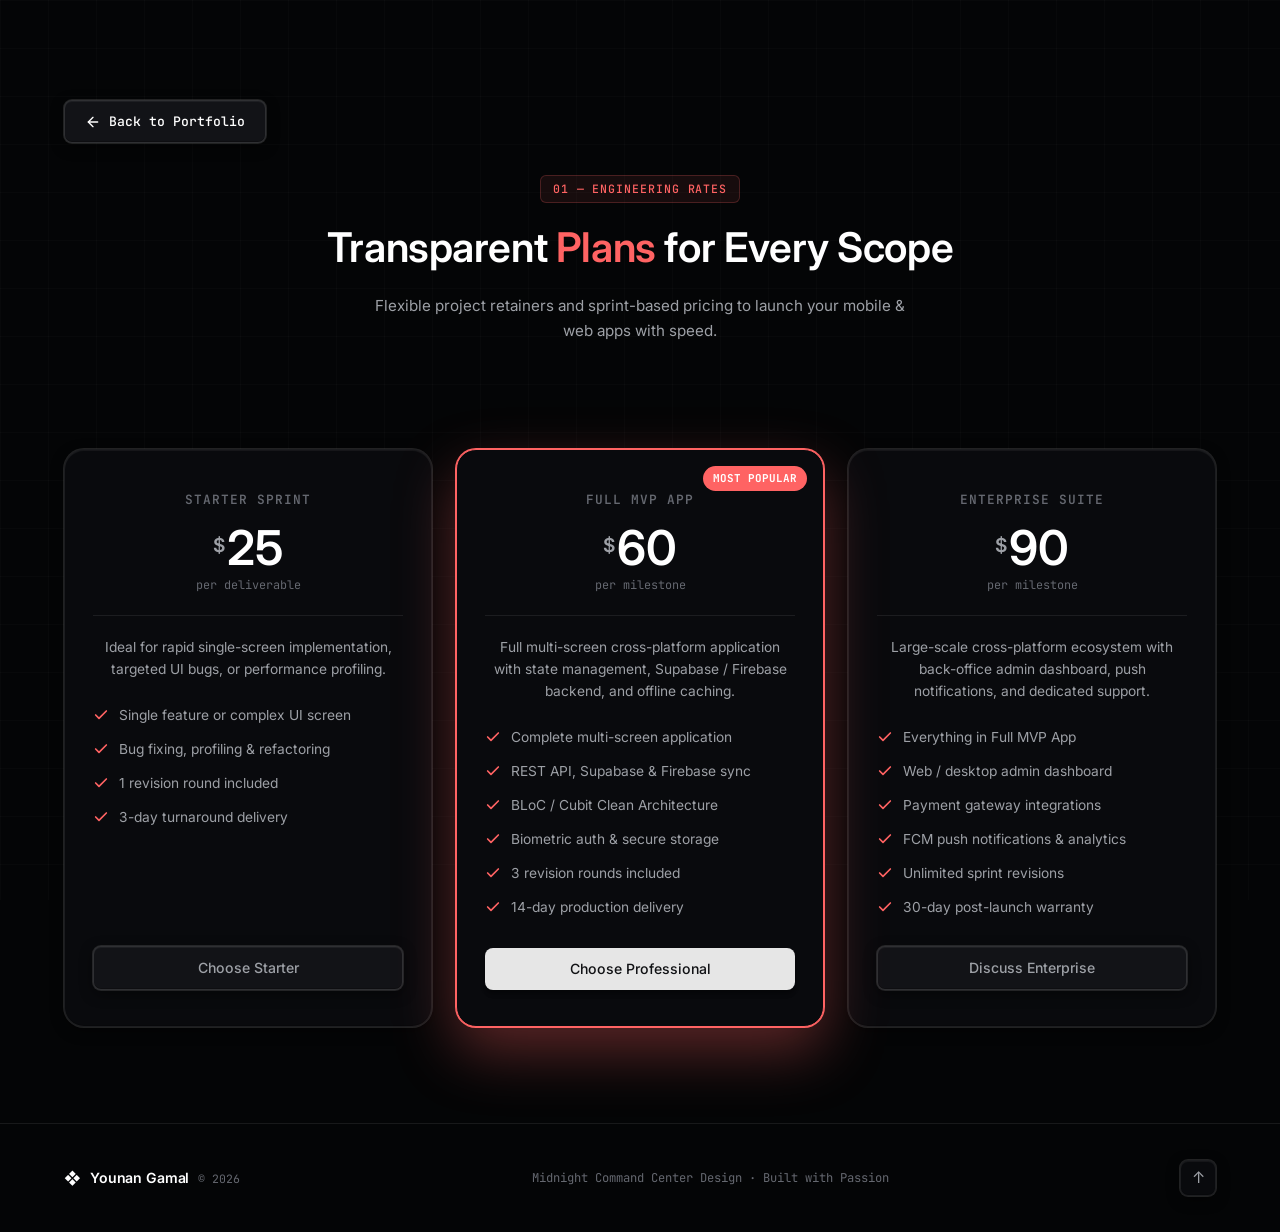
<file: pricing.html>
<!DOCTYPE html>
<html lang="en" data-theme="dark">

<head>
    <meta charset="UTF-8" />
    <link rel="icon" type="image/svg+xml" href="assets/logo.svg">
    <link rel="alternate icon" type="image/jpeg" href="assets/YG.jpg">
    <meta name="viewport" content="width=device-width, initial-scale=1.0" />
    <meta name="description" content="Younan Gamal - Flexible Pricing Plans for Flutter &amp; Front-End Development." />
    <title>Pricing Plans &mdash; Younan Gamal</title>
    
    <!-- Google Fonts: Inter & JetBrains Mono -->
    <link rel="preconnect" href="https://fonts.googleapis.com">
    <link rel="preconnect" href="https://fonts.gstatic.com" crossorigin>
    <link href="https://fonts.googleapis.com/css2?family=Inter:wght@300;400;500;600;700&family=JetBrains+Mono:wght@400;500;600&display=swap" rel="stylesheet">
    
    <link rel="stylesheet" href="style.css" />
    <style>
        .pricing-hero {
            padding-top: 100px;
            padding-bottom: 50px;
            text-align: center;
        }

        .back-home-wrap {
            display: flex;
            justify-content: flex-start;
            margin-bottom: 32px;
        }

        .back-home {
            display: inline-flex;
            align-items: center;
            gap: 8px;
            font-family: var(--font-mono);
            font-size: 0.82rem;
            color: var(--color-ash);
            transition: all 0.2s cubic-bezier(0.16, 1, 0.3, 1);
        }

        .back-home:hover {
            color: var(--color-pure-white);
            transform: translateX(-4px);
        }
    </style>
</head>

<body>

    <header class="pricing-hero" id="top">
        <div class="container">
            <div class="back-home-wrap">
                <a href="index.html" class="btn btn-outline back-home">
                    <svg viewBox="0 0 24 24" fill="none" width="16" height="16" stroke="currentColor" stroke-width="2"
                        stroke-linecap="round" stroke-linejoin="round">
                        <line x1="19" y1="12" x2="5" y2="12"></line>
                        <polyline points="12 19 5 12 12 5"></polyline>
                    </svg>
                    Back to Portfolio
                </a>
            </div>
            <div class="section-header">
                <span class="section-tag">01 &mdash; Engineering Rates</span>
                <h1 class="section-title">Transparent <span class="highlight">Plans</span> for Every Scope</h1>
                <p class="section-sub">Flexible project retainers and sprint-based pricing to launch your mobile &amp; web apps with speed.</p>
            </div>
        </div>
    </header>

    <!-- ========== PRICING SECTION ========== -->
    <section class="section" style="padding-top: 0; border-top: none;">
        <div class="container">
            <div class="pricing-grid">
                <!-- Cards injected here via pricing.js -->
            </div>
        </div>
    </section>

    <!-- ========== FOOTER ========== -->
    <footer class="footer">
        <div class="container">
            <div class="footer-inner">
                <a href="index.html#home" class="nav-logo">
                    <span class="logo-diamond">❖</span>
                    <span class="logo-title">Younan Gamal</span>
                    <span class="logo-sub">&copy; 2026</span>
                </a>
                <p class="footer-copy">Midnight Command Center Design &middot; Built with Passion</p>
                <a href="#top" class="back-to-top" aria-label="Back to top">↑</a>
            </div>
        </div>
    </footer>

    <script src="pricing.js"></script>
</body>

</html>
</file>
<file: style.css>
/* ============================================================
   YOUNAN GAMAL — PORTFOLIO DESIGN SYSTEM
   Theme: Raycast Midnight Command Center (Dark) & Ultra-Clean Luxury (Light)
   100% Fully Responsive Design & Modern Fluid Motion
   ============================================================ */

@import url('https://fonts.googleapis.com/css2?family=Inter:wght@300;400;500;600;700&family=JetBrains+Mono:wght@400;500;600&display=swap');

:root {
    /* ── Color Primitives ── */
    --color-pure-white: #ffffff;
    --color-void-black: #040506;
    --color-coral-pulse: #ff6363;
    --color-electric-sky: #63a1ff;
    --color-cobalt-edge: #143ca3;
    --color-success-green: #34d399;

    /* ── Semantic System Variables (Default: Dark Command Center) ── */
    --bg-canvas: #040506;
    --bg-surface: #07080a;
    --bg-card: #090a0d;
    --bg-card-hover: #0f1015;
    --bg-recessed: #121317;
    --bg-badge: #1a1b20;
    --bg-glass-nav: rgba(7, 8, 10, 0.78);
    --bg-glass-modal: rgba(4, 5, 6, 0.85);
    --bg-modal: #0b0c10;
    
    --border-hairline: rgba(255, 255, 255, 0.08);
    --border-subtle: rgba(255, 255, 255, 0.14);
    --border-hover: rgba(255, 255, 255, 0.28);
    --border-highlight: rgba(255, 99, 99, 0.4);

    --text-primary: #ffffff;
    --text-secondary: #9da0a6;
    --text-muted: #656870;
    --text-inverse: #040506;

    --accent-coral: #ff6363;
    --accent-coral-glow: rgba(255, 99, 99, 0.35);
    --accent-coral-bg: rgba(255, 99, 99, 0.08);
    --accent-coral-border: rgba(255, 99, 99, 0.22);

    --btn-primary-bg: #e6e6e6;
    --btn-primary-text: #111215;
    --btn-primary-hover: #ffffff;

    --btn-secondary-bg: #121317;
    --btn-secondary-text: #9da0a6;
    --btn-secondary-border: rgba(255, 255, 255, 0.12);
    --btn-secondary-hover-bg: #1a1b20;
    --btn-secondary-hover-text: #ffffff;

    --hero-glow-blue: radial-gradient(ellipse at center, rgba(4, 63, 150, 0.45) 0%, rgba(6, 18, 37, 0.15) 50%, transparent 75%);
    --hero-glow-coral: radial-gradient(circle, rgba(255, 99, 99, 0.18) 0%, rgba(69, 35, 36, 0.1) 45%, transparent 70%);

    --shadow-key: rgba(255, 255, 255, 0.05) 0px 1px 0px 0px inset,
                  rgba(255, 255, 255, 0.12) 0px 0px 0px 1px,
                  rgba(0, 0, 0, 0.45) 0px 4px 14px 0px,
                  rgba(0, 0, 0, 0.25) 0px -1px 0px 0px inset;

    --shadow-key-hover: rgba(255, 255, 255, 0.09) 0px 1px 0px 0px inset,
                        rgba(255, 255, 255, 0.24) 0px 0px 0px 1px,
                        rgba(0, 0, 0, 0.65) 0px 10px 28px 0px,
                        rgba(0, 0, 0, 0.25) 0px -1px 0px 0px inset;

    --shadow-btn-lift: rgba(0, 0, 0, 0.04) 0px 7px 3px 0px,
                       rgba(0, 0, 0, 0.3) 0px 4px 4px 0px;

    --shadow-dropdown: 0 24px 60px rgba(0, 0, 0, 0.85), 0 0 0 1px rgba(255, 255, 255, 0.1);
    --grid-line-color: rgba(255, 255, 255, 0.02);

    /* ── Typography & Radii ── */
    --font-inter: 'Inter', system-ui, -apple-system, BlinkMacSystemFont, "Segoe UI", Roboto, sans-serif;
    --font-mono: 'JetBrains Mono', 'GeistMono', ui-monospace, SFMono-Regular, Menlo, Monaco, Consolas, monospace;

    --radius-btn: 8px;
    --radius-input: 8px;
    --radius-badge: 6px;
    --radius-card: 16px;
    --radius-largecard: 20px;
    --radius-pill: 9999px;
    --radius-circle: 99999px;

    --page-max-width: 1200px;
}

/* ============================================================
   PREMIUM LIGHT THEME (Apple / Vercel Modern Aesthetic)
   ============================================================ */
[data-theme="light"] {
    --bg-canvas: #f8fafc;
    --bg-surface: #f1f5f9;
    --bg-card: #ffffff;
    --bg-card-hover: #ffffff;
    --bg-recessed: #f1f4f9;
    --bg-badge: #e2e8f0;
    --bg-glass-nav: rgba(255, 255, 255, 0.88);
    --bg-glass-modal: rgba(15, 23, 42, 0.45);
    --bg-modal: #ffffff;

    --border-hairline: rgba(0, 0, 0, 0.08);
    --border-subtle: rgba(0, 0, 0, 0.12);
    --border-hover: rgba(0, 0, 0, 0.24);
    --border-highlight: rgba(225, 29, 72, 0.4);

    --text-primary: #0f172a;
    --text-secondary: #475569;
    --text-muted: #64748b;
    --text-inverse: #ffffff;

    --accent-coral: #e11d48;
    --accent-coral-glow: rgba(225, 29, 72, 0.25);
    --accent-coral-bg: rgba(225, 29, 72, 0.08);
    --accent-coral-border: rgba(225, 29, 72, 0.22);

    --btn-primary-bg: #0f172a;
    --btn-primary-text: #ffffff;
    --btn-primary-hover: #1e293b;

    --btn-secondary-bg: #ffffff;
    --btn-secondary-text: #334155;
    --btn-secondary-border: rgba(0, 0, 0, 0.12);
    --btn-secondary-hover-bg: #f8fafc;
    --btn-secondary-hover-text: #0f172a;

    --hero-glow-blue: radial-gradient(ellipse at center, rgba(56, 189, 248, 0.16) 0%, rgba(224, 242, 254, 0.12) 50%, transparent 75%);
    --hero-glow-coral: radial-gradient(circle, rgba(244, 63, 94, 0.12) 0%, rgba(255, 228, 230, 0.1) 45%, transparent 70%);

    --shadow-key: 0 1px 3px rgba(0, 0, 0, 0.04),
                  0 4px 14px rgba(0, 0, 0, 0.04),
                  0 0 0 1px rgba(0, 0, 0, 0.07),
                  inset 0 1px 0 rgba(255, 255, 255, 0.9);

    --shadow-key-hover: 0 6px 14px rgba(0, 0, 0, 0.06),
                        0 16px 36px rgba(0, 0, 0, 0.08),
                        0 0 0 1px rgba(0, 0, 0, 0.14),
                        inset 0 1px 0 rgba(255, 255, 255, 1);

    --shadow-btn-lift: 0 4px 14px rgba(15, 23, 42, 0.15),
                       0 1px 2px rgba(15, 23, 42, 0.1);

    --shadow-dropdown: 0 20px 48px rgba(15, 23, 42, 0.14), 0 0 0 1px rgba(0, 0, 0, 0.08);
    --grid-line-color: rgba(0, 0, 0, 0.03);
}

/* ============================================================
   RESET & FOUNDATIONS
   ============================================================ */
*, *::before, *::after {
    box-sizing: border-box;
    margin: 0;
    padding: 0;
}

html {
    scroll-behavior: smooth;
    font-size: 16px;
    background-color: var(--bg-canvas);
    color: var(--text-primary);
    overflow-x: hidden;
    width: 100%;
}

body {
    font-family: var(--font-inter);
    background-color: var(--bg-canvas);
    color: var(--text-primary);
    line-height: 1.6;
    overflow-x: hidden;
    width: 100%;
    position: relative;
    -webkit-font-smoothing: antialiased;
    -moz-osx-font-smoothing: grayscale;
    transition: background-color 0.3s ease, color 0.3s ease;
}

/* Subtle Technical Hairline Background Grid */
body::before {
    content: '';
    position: fixed;
    inset: 0;
    background-image:
        linear-gradient(var(--grid-line-color) 1px, transparent 1px),
        linear-gradient(90deg, var(--grid-line-color) 1px, transparent 1px);
    background-size: 48px 48px;
    pointer-events: none;
    z-index: 0;
    transition: background-image 0.3s ease;
}

a {
    color: inherit;
    text-decoration: none;
    transition: color 0.2s ease, opacity 0.2s ease;
}

ul {
    list-style: none;
}

img {
    max-width: 100%;
    height: auto;
    display: block;
}

button {
    cursor: pointer;
    border: none;
    background: none;
    font-family: inherit;
    color: inherit;
}

.container {
    width: 100%;
    max-width: var(--page-max-width);
    margin: 0 auto;
    padding: 0 24px;
    position: relative;
    z-index: 1;
}

/* ============================================================
   GLASS NAVIGATION BAR (Raycast Floating Pill)
   ============================================================ */
.navbar {
    position: fixed;
    top: 16px;
    left: 0;
    right: 0;
    z-index: 1000;
    display: flex;
    justify-content: center;
    padding: 0 16px;
    pointer-events: none;
}

.nav-container {
    pointer-events: auto;
    width: 100%;
    max-width: 1080px;
    height: 52px;
    padding: 0 16px 0 20px;
    display: flex;
    align-items: center;
    justify-content: space-between;
    gap: 16px;
    background: var(--bg-glass-nav);
    backdrop-filter: blur(28px) saturate(190%);
    -webkit-backdrop-filter: blur(28px) saturate(190%);
    border: 1px solid var(--border-hairline);
    border-radius: var(--radius-pill);
    box-shadow: 0 12px 36px rgba(0, 0, 0, 0.15),
                inset 0 1px 0 rgba(255, 255, 255, 0.1);
    transition: all 0.3s cubic-bezier(0.16, 1, 0.3, 1);
}

.navbar.scrolled .nav-container {
    border-color: var(--border-subtle);
    box-shadow: 0 16px 44px rgba(0, 0, 0, 0.25),
                inset 0 1px 0 rgba(255, 255, 255, 0.12);
}

/* Brand Logo: Clean, Iconic <YG/> Code Signature */
.nav-logo {
    display: inline-flex;
    align-items: center;
    gap: 9px;
    text-decoration: none;
    line-height: 1;
    transition: transform 0.25s cubic-bezier(0.16, 1, 0.3, 1);
}

.nav-logo-code {
    font-family: var(--font-mono);
    font-size: 1.15rem;
    font-weight: 800;
    letter-spacing: -0.02em;
    display: inline-flex;
    align-items: center;
    gap: 1px;
    user-select: none;
}

.nav-logo-code .bracket,
.nav-logo-code .slash {
    color: var(--accent-coral);
    font-weight: 700;
    transition: all 0.25s ease;
}

.nav-logo-code .letters {
    color: var(--text-primary);
    font-weight: 900;
    letter-spacing: -0.04em;
    margin: 0 1px;
}

.logo-title {
    font-weight: 600;
    font-size: 0.88rem;
    color: var(--text-primary);
    white-space: nowrap;
    letter-spacing: -0.01em;
}

.nav-logo:hover {
    transform: translateY(-1px);
}

.nav-logo:hover .nav-logo-code .bracket,
.nav-logo:hover .nav-logo-code .slash {
    color: #ff6b4a;
    filter: drop-shadow(0 0 8px var(--accent-coral-glow));
}

.logo-sub {
    font-family: var(--font-mono);
    font-size: 0.72rem;
    color: var(--text-muted);
    font-weight: 400;
}

/* Nav Links - Ghost */
.nav-links {
    display: flex;
    align-items: center;
    gap: 2px;
}

/* Hide mobile-only drawer header/footer & elements on desktop */
.nav-drawer-header,
.nav-drawer-footer,
.nl-num,
.nl-icon,
.nl-arrow {
    display: none;
}

.nav-link {
    font-size: 0.82rem;
    font-weight: 500;
    color: var(--text-secondary);
    padding: 6px 14px;
    border-radius: var(--radius-pill);
    transition: all 0.2s cubic-bezier(0.16, 1, 0.3, 1);
    display: inline-flex;
    align-items: center;
    justify-content: center;
}

.nav-link:hover {
    color: var(--text-primary);
    background: rgba(125, 125, 125, 0.08);
}

.nav-link.active {
    color: var(--text-primary);
    background: var(--bg-card);
    box-shadow: 0 2px 8px rgba(0, 0, 0, 0.1), 0 0 0 1px var(--border-subtle);
    font-weight: 600;
}

/* Nav Action Buttons */
.nav-actions {
    display: flex;
    align-items: center;
    gap: 10px;
}

/* Raycast Command Menu Nav Trigger */
.nav-cmd-btn {
    display: inline-flex;
    align-items: center;
    gap: 7px;
    padding: 6px 11px;
    background: var(--bg-recessed);
    border: 1px solid var(--border-hairline);
    border-radius: var(--radius-btn);
    font-size: 0.78rem;
    color: var(--text-secondary);
    transition: all 0.2s cubic-bezier(0.16, 1, 0.3, 1);
}

.nav-cmd-btn:hover {
    color: var(--text-primary);
    border-color: var(--border-hover);
    background: var(--bg-badge);
    transform: translateY(-1px);
}

.cmd-icon {
    font-size: 0.85rem;
    color: var(--accent-coral);
}

.cmd-kbd {
    font-family: var(--font-mono);
    font-size: 0.68rem;
    padding: 2px 5px;
    background: var(--bg-card);
    border: 1px solid var(--border-subtle);
    border-radius: 4px;
    color: var(--text-primary);
    box-shadow: 0 1px 0 rgba(0, 0, 0, 0.15);
}

/* CTA Download/Contact in Mist */
.btn-mist {
    display: inline-flex;
    align-items: center;
    gap: 6px;
    background: var(--btn-primary-bg);
    color: var(--btn-primary-text);
    font-size: 0.82rem;
    font-weight: 600;
    padding: 7px 15px;
    border-radius: var(--radius-btn);
    box-shadow: var(--shadow-btn-lift);
    transition: all 0.2s cubic-bezier(0.16, 1, 0.3, 1);
}

.btn-mist:hover {
    background: var(--btn-primary-hover);
    color: var(--btn-primary-text);
    transform: translateY(-1px);
}

.btn-mist:active {
    transform: translateY(1px);
}

/* Theme Toggle Button */
.theme-toggle {
    width: 34px;
    height: 34px;
    display: flex;
    align-items: center;
    justify-content: center;
    border-radius: var(--radius-btn);
    background: var(--bg-recessed);
    border: 1px solid var(--border-hairline);
    color: var(--text-primary);
    font-size: 0.95rem;
    transition: all 0.25s cubic-bezier(0.16, 1, 0.3, 1);
}

.theme-toggle:hover {
    border-color: var(--border-hover);
    background: var(--bg-badge);
    transform: rotate(20deg) scale(1.05);
}

/* Mobile Hamburger */
.hamburger {
    display: none;
    flex-direction: column;
    justify-content: center;
    align-items: center;
    gap: 5px;
    width: 38px;
    height: 38px;
    padding: 8px 7px;
    border-radius: var(--radius-btn);
    background: var(--bg-surface);
    border: 1px solid var(--border-hairline);
    cursor: pointer;
    flex-shrink: 0;
    transition: all 0.25s cubic-bezier(0.16, 1, 0.3, 1);
}

.hamburger:hover,
.hamburger:focus-visible {
    border-color: var(--accent-coral);
    background: var(--bg-badge);
    transform: scale(1.04);
}

.hamburger span {
    display: block;
    width: 20px;
    height: 2px;
    background: var(--text-primary);
    border-radius: 2px;
    transition: all 0.3s cubic-bezier(0.16, 1, 0.3, 1);
    pointer-events: none;
}

.hamburger.open span:nth-child(1) {
    transform: translateY(7px) rotate(45deg);
}
.hamburger.open span:nth-child(2) {
    opacity: 0;
}
.hamburger.open span:nth-child(3) {
    transform: translateY(-7px) rotate(-45deg);
}

/* ============================================================
   HERO SECTION
   ============================================================ */
.hero {
    min-height: 100vh;
    display: flex;
    flex-direction: column;
    justify-content: center;
    position: relative;
    padding: 130px 0 60px;
    overflow: hidden;
    background: var(--bg-canvas);
}

.hero-atmosphere {
    position: absolute;
    inset: 0;
    pointer-events: none;
    overflow: hidden;
    z-index: 0;
}

.hero-glow-blue {
    position: absolute;
    top: 5%;
    left: 45%;
    transform: translateX(-50%);
    width: 800px;
    height: 600px;
    background: var(--hero-glow-blue);
    filter: blur(50px);
    animation: driftAtmosphere 12s ease-in-out infinite alternate;
}

.hero-glow-coral {
    position: absolute;
    top: 15%;
    right: 8%;
    width: 480px;
    height: 480px;
    background: var(--hero-glow-coral);
    filter: blur(65px);
    animation: pulseCoralAurora 8s ease-in-out infinite alternate;
}

.hero-glow-coral-diagonal {
    position: absolute;
    top: 25%;
    left: 10%;
    width: 320px;
    height: 600px;
    background: linear-gradient(135deg, var(--accent-coral-glow) 0%, transparent 80%);
    filter: blur(80px);
    transform: rotate(-25deg);
}

.hero-container {
    width: 100%;
    max-width: var(--page-max-width);
    margin: 0 auto;
    padding: 0 24px;
    display: grid;
    grid-template-columns: 1.15fr 0.85fr;
    gap: 48px;
    align-items: center;
    position: relative;
    z-index: 1;
}

/* Status Eyebrow Badge */
.hero-badge {
    display: inline-flex;
    align-items: center;
    gap: 8px;
    padding: 6px 14px;
    background: var(--bg-badge);
    border: 1px solid var(--border-subtle);
    border-radius: var(--radius-pill);
    font-size: 0.76rem;
    font-weight: 500;
    color: var(--text-primary);
    margin-bottom: 24px;
    box-shadow: var(--shadow-key);
    animation: fadeInDown 0.6s cubic-bezier(0.16, 1, 0.3, 1) both;
}

.badge-dot {
    width: 7px;
    height: 7px;
    background: var(--accent-coral);
    border-radius: 50%;
    box-shadow: 0 0 10px var(--accent-coral);
    animation: pulseDot 2s infinite;
}

/* Whisper-Weight Large Hero Title */
.hero-title {
    font-family: var(--font-inter);
    font-size: clamp(2.3rem, 4.6vw, 3.5rem);
    font-weight: 400;
    letter-spacing: 0.012em;
    line-height: 1.15;
    color: var(--text-primary);
    margin-bottom: 18px;
    animation: fadeInUp 0.7s cubic-bezier(0.16, 1, 0.3, 1) 0.1s both;
}

.hero-title .name-highlight {
    font-weight: 600;
    color: var(--text-primary);
    position: relative;
    display: inline-block;
}

.hero-title .name-highlight::after {
    content: '';
    position: absolute;
    bottom: 2px;
    left: 0;
    right: 0;
    height: 2px;
    background: linear-gradient(90deg, var(--accent-coral), transparent);
}

/* Dynamic Subtitle Wrap */
.hero-subtitle-wrap {
    display: flex;
    align-items: center;
    gap: 6px;
    font-family: var(--font-inter);
    font-size: clamp(1rem, 1.8vw, 1.25rem);
    font-weight: 400;
    color: var(--text-secondary);
    margin-bottom: 20px;
    animation: fadeInUp 0.7s cubic-bezier(0.16, 1, 0.3, 1) 0.2s both;
}

.hero-typed {
    color: var(--text-primary);
    font-weight: 600;
}

.cursor-blink {
    color: var(--accent-coral);
    font-weight: 300;
    animation: blinkCursor 0.9s step-end infinite;
}

.hero-description {
    font-size: 1rem;
    color: var(--text-secondary);
    max-width: 520px;
    margin-bottom: 32px;
    line-height: 1.75;
    animation: fadeInUp 0.7s cubic-bezier(0.16, 1, 0.3, 1) 0.3s both;
}

/* Hero CTA Button Group */
.hero-cta {
    display: flex;
    align-items: center;
    gap: 12px;
    flex-wrap: wrap;
    margin-bottom: 32px;
    animation: fadeInUp 0.7s cubic-bezier(0.16, 1, 0.3, 1) 0.4s both;
}

.btn {
    display: inline-flex;
    align-items: center;
    justify-content: center;
    gap: 8px;
    padding: 10px 20px;
    border-radius: var(--radius-btn);
    font-size: 0.88rem;
    font-weight: 500;
    transition: all 0.2s cubic-bezier(0.16, 1, 0.3, 1);
    position: relative;
    user-select: none;
}

.btn-primary {
    background: var(--btn-primary-bg);
    color: var(--btn-primary-text);
    box-shadow: var(--shadow-btn-lift);
}

.btn-primary:hover {
    background: var(--btn-primary-hover);
    color: var(--btn-primary-text);
    transform: translateY(-2px);
}

.btn-primary:active {
    transform: translateY(1px);
}

.btn-outline {
    background: var(--btn-secondary-bg);
    color: var(--btn-secondary-text);
    border: 1px solid var(--btn-secondary-border);
    box-shadow: var(--shadow-key);
}

.btn-outline:hover {
    color: var(--btn-secondary-hover-text);
    border-color: var(--border-hover);
    background: var(--btn-secondary-hover-bg);
    transform: translateY(-2px);
}

.btn-outline:active {
    transform: translateY(1px);
}

/* Social Icon Row */
.hero-socials {
    display: flex;
    align-items: center;
    gap: 8px;
    animation: fadeInUp 0.7s cubic-bezier(0.16, 1, 0.3, 1) 0.5s both;
}

.social-link {
    width: 38px;
    height: 38px;
    display: flex;
    align-items: center;
    justify-content: center;
    border-radius: var(--radius-btn);
    background: var(--bg-recessed);
    border: 1px solid var(--border-hairline);
    color: var(--text-secondary);
    box-shadow: var(--shadow-key);
    transition: all 0.25s cubic-bezier(0.16, 1, 0.3, 1);
}

.social-link:hover {
    color: var(--text-primary);
    border-color: var(--border-hover);
    background: var(--bg-badge);
    transform: translateY(-2px);
}

/* Technical Footer Meta Strip */
.hero-meta-strip {
    margin-top: 36px;
    display: flex;
    align-items: center;
    gap: 10px;
    font-family: var(--font-mono);
    font-size: 0.75rem;
    color: var(--text-muted);
    flex-wrap: wrap;
    animation: fadeInUp 0.7s cubic-bezier(0.16, 1, 0.3, 1) 0.6s both;
}

.hero-meta-strip .meta-sep {
    color: var(--border-subtle);
    user-select: none;
}

.hero-meta-strip .meta-accent {
    color: var(--accent-coral);
}

/* ── Hero Visual (Device Mockup) ── */
.hero-visual {
    display: flex;
    justify-content: center;
    align-items: center;
    position: relative;
    animation: fadeInRight 0.8s cubic-bezier(0.16, 1, 0.3, 1) 0.3s both;
}

.phone-mockup {
    position: relative;
    animation: levitate 6s ease-in-out infinite;
    max-width: 100%;
}

/* Ambient Backlight Glow behind Phone */
.phone-glow-ambient {
    width: 320px;
    height: 520px;
    position: absolute;
    top: 50%;
    left: 50%;
    transform: translate(-50%, -50%);
    background: radial-gradient(circle, rgba(255, 87, 51, 0.28) 0%, rgba(2, 132, 199, 0.2) 45%, transparent 72%);
    filter: blur(48px);
    z-index: -1;
    pointer-events: none;
    animation: ambientPulse 5s ease-in-out infinite alternate;
}

@keyframes ambientPulse {
    0% { transform: translate(-50%, -50%) scale(0.95); opacity: 0.7; }
    100% { transform: translate(-50%, -50%) scale(1.08); opacity: 0.95; }
}

.phone-frame {
    width: 280px;
    max-width: 100%;
    background: #12141a;
    border-radius: 40px;
    padding: 12px;
    border: 2px solid rgba(255, 255, 255, 0.12);
    box-shadow: 0 35px 85px rgba(0, 0, 0, 0.6),
                0 0 0 1px rgba(255, 255, 255, 0.06),
                0 0 30px rgba(255, 87, 51, 0.15);
    position: relative;
    transition: transform 0.4s cubic-bezier(0.16, 1, 0.3, 1), box-shadow 0.4s ease;
}

[data-theme="light"] .phone-frame {
    background: #ffffff;
    border-color: #cbd5e1;
    box-shadow: 0 35px 85px rgba(0, 0, 0, 0.14),
                0 0 35px rgba(255, 87, 51, 0.12);
}

.phone-screen {
    background: #090a0f;
    border-radius: 30px;
    height: 480px;
    padding: 14px 12px 10px;
    overflow: hidden;
    position: relative;
    border: 1px solid rgba(255, 255, 255, 0.08);
}

[data-theme="light"] .phone-screen {
    background: #f8fafc;
    border-color: #e2e8f0;
}

.app-ui {
    display: flex;
    flex-direction: column;
    height: 100%;
    justify-content: space-between;
    gap: 10px;
}

/* 1. Dynamic Island Bar */
.app-dynamic-island {
    display: flex;
    justify-content: center;
    margin-bottom: 2px;
}

.island-pill {
    display: inline-flex;
    align-items: center;
    gap: 7px;
    background: rgba(255, 255, 255, 0.07);
    border: 1px solid rgba(255, 255, 255, 0.1);
    padding: 4px 10px;
    border-radius: 20px;
    font-size: 0.64rem;
    color: #e2e8f0;
    font-family: var(--font-mono);
}

[data-theme="light"] .island-pill {
    background: #e2e8f0;
    border-color: #cbd5e1;
    color: #0f172a;
}

.island-dot {
    width: 6px;
    height: 6px;
    background: #10b981;
    border-radius: 50%;
    box-shadow: 0 0 6px #10b981;
    animation: availPulse 1.8s infinite;
}

.island-badge {
    background: rgba(16, 185, 129, 0.18);
    color: #10b981;
    padding: 1px 6px;
    border-radius: 6px;
    font-weight: 600;
    font-size: 0.6rem;
}

/* 2. Mockup App Header */
.mockup-app-header {
    display: flex;
    align-items: center;
    justify-content: space-between;
    padding: 0 4px;
}

.mockup-header-left {
    display: flex;
    align-items: center;
    gap: 8px;
}

.mockup-avatar {
    width: 30px;
    height: 30px;
    border-radius: 50%;
    background: linear-gradient(135deg, #ff5733, #7928ca);
    display: flex;
    align-items: center;
    justify-content: center;
    color: #ffffff;
    font-size: 0.68rem;
    font-weight: 700;
    position: relative;
    box-shadow: 0 2px 8px rgba(255, 87, 51, 0.35);
}

.avatar-status-dot {
    position: absolute;
    bottom: -1px;
    right: -1px;
    width: 7px;
    height: 7px;
    background: #10b981;
    border-radius: 50%;
    border: 1.5px solid #090a0f;
}

.mockup-user-info {
    display: flex;
    flex-direction: column;
}

.mockup-greeting {
    font-size: 0.62rem;
    color: var(--text-muted);
}

.mockup-app-name {
    font-size: 0.78rem;
    font-weight: 700;
    color: var(--text-primary);
}

.mockup-header-icon {
    width: 28px;
    height: 28px;
    border-radius: 50%;
    background: rgba(255, 255, 255, 0.05);
    border: 1px solid rgba(255, 255, 255, 0.08);
    display: flex;
    align-items: center;
    justify-content: center;
    color: var(--text-secondary);
    position: relative;
}

[data-theme="light"] .mockup-header-icon {
    background: #f1f5f9;
    border-color: #e2e8f0;
}

.notif-badge {
    position: absolute;
    top: 5px;
    right: 5px;
    width: 6px;
    height: 6px;
    background: #ff4757;
    border-radius: 50%;
}

/* 3. Live Animated Stream Card */
.mockup-feature-hero {
    background: linear-gradient(145deg, rgba(255, 87, 51, 0.16) 0%, rgba(121, 40, 202, 0.16) 100%);
    border: 1px solid rgba(255, 87, 51, 0.35);
    border-radius: 16px;
    padding: 10px 12px;
    position: relative;
    overflow: hidden;
    box-shadow: 0 8px 24px rgba(0, 0, 0, 0.25);
}

[data-theme="light"] .mockup-feature-hero {
    background: linear-gradient(145deg, rgba(255, 87, 51, 0.08) 0%, rgba(14, 165, 233, 0.08) 100%);
    border-color: rgba(255, 87, 51, 0.25);
    box-shadow: 0 8px 20px rgba(0, 0, 0, 0.05);
}

.hero-card-header {
    display: flex;
    justify-content: space-between;
    align-items: center;
    margin-bottom: 8px;
}

.hero-card-title-group {
    display: flex;
    align-items: center;
    gap: 6px;
}

.card-chip {
    font-size: 0.65rem;
    font-weight: 700;
    color: var(--text-primary);
    font-family: var(--font-mono);
}

.live-pulse-badge {
    background: rgba(16, 185, 129, 0.2);
    color: #10b981;
    font-size: 0.58rem;
    font-weight: 700;
    padding: 1px 5px;
    border-radius: 6px;
    text-transform: uppercase;
    letter-spacing: 0.05em;
    animation: availPulse 2s infinite;
}

.card-speed-val {
    font-size: 0.62rem;
    font-weight: 600;
    color: var(--accent-coral);
    font-family: var(--font-mono);
}

.hero-metric-row {
    display: flex;
    justify-content: space-between;
    margin-bottom: 6px;
}

.metric-block {
    display: flex;
    flex-direction: column;
}

.metric-num {
    font-size: 1.15rem;
    font-weight: 800;
    color: var(--text-primary);
    line-height: 1.1;
    font-family: var(--font-inter);
}

.metric-sub {
    font-size: 0.58rem;
    color: var(--text-muted);
    font-weight: 500;
}

.mockup-chart-visual {
    height: 28px;
    margin-top: 4px;
    position: relative;
    overflow: hidden;
}

.chart-wave {
    width: 100%;
    height: 100%;
    display: block;
}

.chart-wave-line {
    animation: waveFlow 3s ease-in-out infinite alternate;
}

@keyframes waveFlow {
    0% { transform: translateY(0); }
    100% { transform: translateY(-3px); }
}

/* 4. Production Capabilities Grid */
.mockup-apps-grid {
    display: grid;
    grid-template-columns: 1fr 1fr;
    gap: 7px;
}

.mockup-tile {
    background: rgba(255, 255, 255, 0.04);
    border: 1px solid rgba(255, 255, 255, 0.07);
    border-radius: 13px;
    padding: 8px 10px;
    display: flex;
    align-items: center;
    gap: 8px;
    position: relative;
    overflow: hidden;
    transition: all 0.25s ease;
}

[data-theme="light"] .mockup-tile {
    background: #ffffff;
    border-color: #e2e8f0;
    box-shadow: 0 2px 8px rgba(0, 0, 0, 0.03);
}

.mockup-tile:hover {
    border-color: var(--accent-coral);
    transform: translateY(-2px);
    background: rgba(255, 255, 255, 0.08);
}

.tile-icon {
    font-size: 1.15rem;
    line-height: 1;
}

.tile-content {
    display: flex;
    flex-direction: column;
}

.tile-title {
    font-size: 0.7rem;
    font-weight: 700;
    color: var(--text-primary);
    line-height: 1.2;
}

.tile-sub {
    font-size: 0.58rem;
    color: var(--text-muted);
}

/* Simulated Micro-Touch Tap on Fluid UI */
.active-tap {
    border-color: rgba(255, 87, 51, 0.5) !important;
    background: rgba(255, 87, 51, 0.1) !important;
}

.simulated-touch-circle {
    position: absolute;
    top: 50%;
    right: 8px;
    transform: translateY(-50%);
    width: 14px;
    height: 14px;
    border-radius: 50%;
    background: rgba(255, 87, 51, 0.5);
    box-shadow: 0 0 12px rgba(255, 87, 51, 0.8);
    animation: simulatedTap 2.5s ease-in-out infinite;
    pointer-events: none;
}

@keyframes simulatedTap {
    0%, 100% {
        transform: translateY(-50%) scale(0.7);
        opacity: 0.3;
    }
    50% {
        transform: translateY(-50%) scale(1.4);
        opacity: 0.9;
    }
}

/* 5. Live State Ticker */
.mockup-state-ticker {
    display: flex;
    align-items: center;
    gap: 6px;
    background: rgba(255, 255, 255, 0.03);
    border: 1px solid rgba(255, 255, 255, 0.06);
    padding: 6px 10px;
    border-radius: 9px;
    font-family: var(--font-mono);
    font-size: 0.6rem;
    color: var(--text-muted);
}

[data-theme="light"] .mockup-state-ticker {
    background: #f1f5f9;
    border-color: #e2e8f0;
}

.ticker-dot {
    width: 5px;
    height: 5px;
    background: #10b981;
    border-radius: 50%;
    box-shadow: 0 0 6px #10b981;
    animation: availPulse 1.5s infinite;
}

.ticker-text {
    white-space: nowrap;
    overflow: hidden;
    text-overflow: ellipsis;
    color: var(--text-secondary);
}

/* 6. Modern Bottom Navigation */
.mockup-bottom-nav {
    display: flex;
    justify-content: space-around;
    align-items: center;
    padding: 7px 10px;
    background: rgba(255, 255, 255, 0.04);
    border: 1px solid rgba(255, 255, 255, 0.08);
    border-radius: 16px;
}

[data-theme="light"] .mockup-bottom-nav {
    background: #ffffff;
    border-color: #e2e8f0;
}

.nav-tab {
    color: var(--text-muted);
    display: flex;
    align-items: center;
    justify-content: center;
    padding: 4px 8px;
    border-radius: 8px;
    transition: all 0.2s ease;
}

.nav-tab.active {
    color: var(--accent-coral);
    background: rgba(255, 87, 51, 0.12);
}

/* Floating Tech Badges (Rich contrast & glowing borders) */
.float-badge {
    position: absolute;
    display: flex;
    align-items: center;
    gap: 8px;
    padding: 8px 14px;
    background: rgba(18, 20, 26, 0.9);
    backdrop-filter: blur(14px);
    -webkit-backdrop-filter: blur(14px);
    border: 1px solid var(--border-subtle);
    border-radius: var(--radius-pill);
    font-size: 0.76rem;
    font-weight: 600;
    color: var(--text-primary);
    box-shadow: 0 12px 30px rgba(0, 0, 0, 0.45);
    white-space: nowrap;
    animation: levitateBadge 5s ease-in-out infinite alternate;
    z-index: 5;
    transition: transform 0.3s ease, border-color 0.3s ease;
}

[data-theme="light"] .float-badge {
    background: rgba(255, 255, 255, 0.92);
    box-shadow: 0 10px 25px rgba(0, 0, 0, 0.1);
}

.float-badge:hover {
    transform: scale(1.08) !important;
    border-color: var(--accent-coral);
}

.flutter-badge {
    top: 25px;
    right: -62px;
    border-color: rgba(64, 196, 255, 0.4);
    box-shadow: 0 12px 28px rgba(64, 196, 255, 0.2);
    animation-delay: 0.2s;
}

.dart-badge {
    bottom: 100px;
    right: -65px;
    border-color: rgba(2, 86, 155, 0.5);
    box-shadow: 0 12px 28px rgba(2, 86, 155, 0.2);
    animation-delay: 1.1s;
}

.firebase-badge {
    bottom: 35px;
    left: -65px;
    border-color: rgba(255, 160, 0, 0.45);
    box-shadow: 0 12px 28px rgba(255, 160, 0, 0.2);
    animation-delay: 0.7s;
}

.arch-badge {
    top: 120px;
    left: -75px;
    border-color: rgba(16, 185, 129, 0.45);
    box-shadow: 0 12px 28px rgba(16, 185, 129, 0.2);
    animation-delay: 1.6s;
}

.supabase-badge {
    top: -18px;
    left: 65px;
    border-color: rgba(62, 207, 142, 0.45);
    box-shadow: 0 12px 28px rgba(62, 207, 142, 0.22);
    animation-delay: 2.1s;
}

.scroll-indicator {
    position: absolute;
    bottom: 20px;
    left: 50%;
    transform: translateX(-50%);
    opacity: 0.4;
    z-index: 2;
}

.scroll-line {
    width: 1px;
    height: 44px;
    background: linear-gradient(to bottom, var(--text-secondary), transparent);
    animation: scrollSlide 2.2s cubic-bezier(0.65, 0, 0.35, 1) infinite;
}

/* ============================================================
   SECTIONS & HEADERS
   ============================================================ */
.section {
    padding: 96px 0;
    position: relative;
    border-top: 1px solid var(--border-hairline);
}

.section-alt {
    background-color: var(--bg-surface);
}

.section-header {
    text-align: center;
    margin-bottom: 56px;
    position: relative;
}

.section-tag {
    display: inline-block;
    font-family: var(--font-mono);
    font-size: 0.72rem;
    font-weight: 500;
    letter-spacing: 0.08em;
    text-transform: uppercase;
    color: var(--accent-coral);
    margin-bottom: 12px;
    padding: 4px 12px;
    background: var(--accent-coral-bg);
    border: 1px solid var(--accent-coral-border);
    border-radius: var(--radius-badge);
}

.section-title {
    font-family: var(--font-inter);
    font-size: clamp(1.8rem, 3.2vw, 2.6rem);
    font-weight: 600;
    letter-spacing: -0.01em;
    color: var(--text-primary);
    margin-bottom: 12px;
}

.section-title .highlight {
    color: var(--accent-coral);
}

.section-sub {
    font-size: 0.95rem;
    color: var(--text-secondary);
    max-width: 540px;
    margin: 0 auto;
    line-height: 1.65;
}

/* ============================================================
   ABOUT ME SECTION (MINIMALIST HIGH-IMPACT STUDIO STYLE)
   ============================================================ */
.about-section-modern {
    position: relative;
    padding: 90px 0;
    overflow: hidden;
}

.about-modern-wrapper {
    display: grid;
    grid-template-columns: 1.1fr 0.9fr;
    gap: 52px;
    align-items: center;
}

/* Left Column */
.about-modern-left {
    display: flex;
    flex-direction: column;
}

.about-lead-intro {
    font-size: 1.15rem;
    font-weight: 500;
    color: var(--text-muted);
    letter-spacing: 0.04em;
    margin-bottom: 4px;
}

.about-lead-name {
    font-size: 2.5rem;
    font-weight: 700;
    color: var(--text-primary);
    letter-spacing: -0.025em;
    line-height: 1.1;
    margin-bottom: 6px;
}

.about-lead-role {
    font-size: 2.85rem;
    font-weight: 800;
    color: var(--accent-coral);
    letter-spacing: -0.02em;
    line-height: 1.15;
    margin-bottom: 18px;
    background: linear-gradient(135deg, #ff6b4a 0%, #ff4757 50%, #f39c12 100%);
    -webkit-background-clip: text;
    -webkit-text-fill-color: transparent;
    display: inline-block;
}

.about-lead-bio {
    font-size: 0.95rem;
    color: var(--text-secondary);
    line-height: 1.7;
    max-width: 540px;
    margin-bottom: 22px;
}

.about-lead-bio p {
    margin: 0 0 12px 0;
}

.about-lead-bio p:last-child {
    margin-bottom: 0;
}

.about-lead-bio strong {
    color: var(--text-primary);
    font-weight: 600;
}

/* Social Buttons Row (Circular Dark Pill Buttons) */
.about-socials-row {
    display: flex;
    gap: 12px;
    margin-bottom: 24px;
    align-items: center;
}

.about-social-btn {
    width: 44px;
    height: 44px;
    border-radius: 50%;
    background: var(--bg-card);
    border: 1px solid var(--border-subtle);
    color: var(--text-secondary);
    display: inline-flex;
    align-items: center;
    justify-content: center;
    box-shadow: var(--shadow-key);
    transition: all 0.3s cubic-bezier(0.34, 1.56, 0.64, 1);
    position: relative;
    overflow: hidden;
}

.about-social-btn::before {
    content: '';
    position: absolute;
    inset: 0;
    border-radius: 50%;
    background: radial-gradient(circle, var(--accent-coral-glow) 0%, transparent 70%);
    opacity: 0;
    transition: opacity 0.3s ease;
}

.about-social-btn:hover {
    color: var(--accent-coral);
    border-color: var(--accent-coral);
    transform: translateY(-4px) scale(1.08);
    box-shadow: 0 10px 22px var(--accent-coral-glow);
}

.about-social-btn:hover::before {
    opacity: 0.6;
}

.about-social-btn.whatsapp-btn:hover {
    color: #25d366;
    border-color: #25d366;
    box-shadow: 0 10px 22px rgba(37, 211, 102, 0.3);
}

/* CTAs Row (Hire Me + Download CV) */
.about-ctas-row {
    display: flex;
    gap: 14px;
    align-items: center;
    margin-bottom: 28px;
    flex-wrap: wrap;
}

.btn-hire-me {
    display: inline-flex;
    align-items: center;
    gap: 10px;
    background: linear-gradient(135deg, #ff5733 0%, #ee3a16 100%);
    color: #ffffff;
    font-weight: 600;
    font-size: 0.95rem;
    padding: 13px 28px;
    border-radius: 9999px;
    border: none;
    cursor: pointer;
    box-shadow: 0 8px 24px rgba(255, 87, 51, 0.36);
    transition: all 0.35s cubic-bezier(0.16, 1, 0.3, 1);
    position: relative;
    overflow: hidden;
}

.btn-hire-me:hover {
    transform: translateY(-3px) scale(1.02);
    box-shadow: 0 12px 30px rgba(255, 87, 51, 0.55);
}

.btn-hire-me:active {
    transform: translateY(0) scale(0.98);
}

.hire-pulse {
    width: 8px;
    height: 8px;
    background: #ffffff;
    border-radius: 50%;
    display: inline-block;
    animation: hireDotPulse 1.8s ease-in-out infinite;
}

@keyframes hireDotPulse {
    0%, 100% {
        transform: scale(0.9);
        opacity: 0.7;
    }
    50% {
        transform: scale(1.3);
        opacity: 1;
        box-shadow: 0 0 10px rgba(255, 255, 255, 0.9);
    }
}

.btn-download-cv {
    display: inline-flex;
    align-items: center;
    gap: 9px;
    background: var(--bg-card);
    color: var(--text-primary);
    font-weight: 500;
    font-size: 0.93rem;
    padding: 12px 24px;
    border-radius: 9999px;
    border: 1px solid var(--border-subtle);
    box-shadow: var(--shadow-key);
    transition: all 0.3s cubic-bezier(0.16, 1, 0.3, 1);
    text-decoration: none;
}

.btn-download-cv:hover {
    border-color: var(--border-hover);
    color: var(--accent-coral);
    transform: translateY(-3px);
    box-shadow: var(--shadow-key-hover);
}

/* Stats Bar (Exact layout from user example: 3 columns with hairline dividers) */
.about-stats-bar {
    background: var(--bg-card);
    border: 1px solid var(--border-hairline);
    border-radius: 18px;
    padding: 18px 28px;
    display: flex;
    align-items: center;
    justify-content: space-between;
    box-shadow: var(--shadow-key);
    max-width: 530px;
    margin-bottom: 16px;
    backdrop-filter: blur(12px);
    transition: all 0.3s ease;
}

.about-stats-bar:hover {
    border-color: var(--border-hover);
    box-shadow: var(--shadow-key-hover);
}

.stats-bar-item {
    display: flex;
    flex-direction: column;
    align-items: flex-start;
}

.stats-bar-number {
    font-family: var(--font-inter);
    font-size: 2rem;
    font-weight: 800;
    color: var(--accent-coral);
    line-height: 1.1;
    margin-bottom: 4px;
}

.stats-bar-label {
    font-size: 0.76rem;
    font-weight: 500;
    color: var(--text-muted);
    letter-spacing: 0.02em;
}

.stats-bar-divider {
    width: 1px;
    height: 38px;
    background: var(--border-hairline);
}

/* Quick Availability Strip */
.about-availability-strip {
    display: inline-flex;
    align-items: center;
    gap: 8px;
    font-size: 0.8rem;
    color: var(--text-muted);
    font-weight: 500;
}

.avail-dot {
    width: 8px;
    height: 8px;
    background: var(--color-success-green);
    border-radius: 50%;
    box-shadow: 0 0 8px var(--color-success-green);
    animation: availPulse 2s infinite;
}

@keyframes availPulse {
    0%, 100% { opacity: 0.7; transform: scale(1); }
    50% { opacity: 1; transform: scale(1.25); }
}

.avail-sep {
    opacity: 0.5;
}

/* Right Column: Circular Framed Portrait Showcase */
.about-modern-right {
    display: flex;
    justify-content: center;
    align-items: center;
    position: relative;
}

.about-circle-container {
    position: relative;
    width: 410px;
    height: 410px;
    display: flex;
    align-items: center;
    justify-content: center;
    perspective: 1000px;
}

.about-circle-glow {
    position: absolute;
    inset: -20px;
    border-radius: 50%;
    background: radial-gradient(circle, var(--accent-coral-glow) 0%, transparent 68%);
    opacity: 0.75;
    filter: blur(36px);
    z-index: 1;
    pointer-events: none;
    animation: circleGlowPulse 5s ease-in-out infinite alternate;
}

@keyframes circleGlowPulse {
    0% { transform: scale(0.95); opacity: 0.6; }
    100% { transform: scale(1.06); opacity: 0.88; }
}

.about-circle-frame {
    width: 370px;
    height: 370px;
    border-radius: 50%;
    overflow: hidden;
    position: relative;
    z-index: 2;
    background: #14161b;
    border: 2px solid var(--border-subtle);
    box-shadow: 0 25px 55px rgba(0, 0, 0, 0.45), 0 0 0 1px rgba(255, 255, 255, 0.05);
    transition: transform 0.5s cubic-bezier(0.16, 1, 0.3, 1), border-color 0.4s ease;
}

.about-circle-frame:hover {
    border-color: var(--accent-coral);
    transform: scale(1.02);
}

.about-circle-img {
    width: 100%;
    height: 100%;
    object-fit: cover;
    object-position: center 12%;
    display: block;
    image-rendering: -webkit-optimize-contrast;
    image-rendering: high-quality;
    backface-visibility: hidden;
    transform: translateZ(0);
    transition: transform 0.6s cubic-bezier(0.16, 1, 0.3, 1);
}

.about-circle-frame:hover .about-circle-img {
    transform: scale(1.05);
}

/* Floating Micro-Badges */
.about-float-badge {
    position: absolute;
    z-index: 4;
    display: inline-flex;
    align-items: center;
    gap: 7px;
    padding: 8px 14px;
    border-radius: 9999px;
    background: rgba(18, 20, 26, 0.85);
    border: 1px solid var(--border-subtle);
    box-shadow: 0 10px 24px rgba(0, 0, 0, 0.3);
    backdrop-filter: blur(14px);
    -webkit-backdrop-filter: blur(14px);
    font-size: 0.76rem;
    font-weight: 600;
    color: var(--text-primary);
    white-space: nowrap;
    animation: badgeFloat 4s ease-in-out infinite alternate;
    pointer-events: auto;
    transition: transform 0.3s ease, border-color 0.3s ease;
}

[data-theme="light"] .about-float-badge {
    background: rgba(255, 255, 255, 0.92);
    box-shadow: 0 10px 25px rgba(0, 0, 0, 0.08);
}

.about-float-badge:hover {
    transform: scale(1.08) !important;
    border-color: var(--accent-coral);
}

.badge-flutter {
    top: 25px;
    right: -15px;
}

.badge-arch {
    bottom: 30px;
    left: -20px;
}

.badge-cloud {
    top: 40px;
    left: -20px;
}

.badge-speed {
    bottom: 20px;
    right: 5px;
}

@keyframes badgeFloat {
    0% {
        transform: translateY(0px);
    }
    100% {
        transform: translateY(-9px);
    }
}

/* ============================================================
   FLOATING HIRE DOCK (CONVERSION ENGINE)
   ============================================================ */
.floating-hire-dock {
    position: fixed;
    bottom: 24px;
    right: 24px;
    z-index: 1000;
    display: flex;
    flex-direction: column;
    align-items: flex-end;
    opacity: 0;
    pointer-events: none;
    transform: translateY(20px);
    transition: opacity 0.35s ease, transform 0.35s cubic-bezier(0.16, 1, 0.3, 1);
}

.floating-hire-dock.visible {
    opacity: 1;
    pointer-events: auto;
    transform: translateY(0);
}

.floating-hire-btn {
    display: inline-flex;
    align-items: center;
    gap: 9px;
    padding: 12px 20px;
    border-radius: 9999px;
    background: var(--bg-card);
    border: 1px solid var(--border-subtle);
    color: var(--text-primary);
    font-size: 0.88rem;
    font-weight: 600;
    cursor: pointer;
    box-shadow: 0 12px 30px rgba(0, 0, 0, 0.35);
    backdrop-filter: blur(12px);
    transition: all 0.3s cubic-bezier(0.34, 1.56, 0.64, 1);
}

.floating-hire-btn:hover {
    border-color: var(--accent-coral);
    color: var(--accent-coral);
    transform: translateY(-3px) scale(1.04);
    box-shadow: 0 14px 34px var(--accent-coral-glow);
}

.hire-dock-dot {
    width: 8px;
    height: 8px;
    background: #10b981;
    border-radius: 50%;
    box-shadow: 0 0 8px #10b981;
    animation: availPulse 2s infinite;
}

.floating-hire-menu {
    position: absolute;
    bottom: 58px;
    right: 0;
    width: 290px;
    background: var(--bg-card);
    border: 1px solid var(--border-subtle);
    border-radius: 18px;
    box-shadow: 0 20px 45px rgba(0, 0, 0, 0.45);
    padding: 14px;
    display: flex;
    flex-direction: column;
    gap: 8px;
    opacity: 0;
    pointer-events: none;
    transform: translateY(12px) scale(0.96);
    transform-origin: bottom right;
    transition: all 0.25s cubic-bezier(0.16, 1, 0.3, 1);
    backdrop-filter: blur(16px);
}

.floating-hire-menu.active {
    opacity: 1;
    pointer-events: auto;
    transform: translateY(0) scale(1);
}

.hire-menu-header {
    padding: 6px 8px 8px;
    border-bottom: 1px solid var(--border-hairline);
}

.hire-menu-header strong {
    display: block;
    font-size: 0.88rem;
    color: var(--text-primary);
    margin-bottom: 2px;
}

.hire-menu-header p {
    font-size: 0.72rem;
    color: var(--text-muted);
    line-height: 1.3;
}

.hire-menu-item {
    display: flex;
    align-items: center;
    gap: 10px;
    padding: 10px 12px;
    border-radius: 12px;
    text-decoration: none;
    color: var(--text-primary);
    background: transparent;
    border: 1px solid transparent;
    transition: all 0.2s ease;
}

.hire-menu-item:hover {
    background: var(--bg-card-hover);
    border-color: var(--border-subtle);
    transform: translateX(-2px);
}

.hire-menu-item .menu-icon {
    font-size: 1.25rem;
}

.hire-menu-item .menu-text {
    display: flex;
    flex-direction: column;
}

.hire-menu-item .menu-title {
    font-size: 0.84rem;
    font-weight: 600;
}

.hire-menu-item .menu-sub {
    font-size: 0.68rem;
    color: var(--text-muted);
}

/* Contact form highlight animation */
@keyframes highlightFlash {
    0% {
        box-shadow: 0 0 0 0 rgba(255, 87, 51, 0.7);
        border-color: var(--accent-coral);
    }
    50% {
        box-shadow: 0 0 0 8px rgba(255, 87, 51, 0.25);
        border-color: var(--accent-coral);
    }
    100% {
        box-shadow: 0 0 0 0 rgba(255, 87, 51, 0);
        border-color: var(--border-hairline);
    }
}

.contact-card-highlight {
    animation: highlightFlash 2s cubic-bezier(0.16, 1, 0.3, 1) !important;
}

/* ============================================================
   SKILLS & TECH STACK (MODERN BENTO HUB)
   ============================================================ */
.skills-hub-grid {
    display: grid;
    grid-template-columns: repeat(2, 1fr);
    gap: 16px;
    margin-bottom: 24px;
}

.skills-bento-card {
    background: var(--bg-card);
    border: 1px solid var(--border-hairline);
    border-radius: var(--radius-card);
    padding: 20px 22px;
    position: relative;
    box-shadow: 0 4px 16px rgba(0, 0, 0, 0.08);
    transition: all 0.28s cubic-bezier(0.16, 1, 0.3, 1);
    display: flex;
    flex-direction: column;
}

.skills-bento-card:hover {
    border-color: var(--bento-accent, var(--accent-coral));
    box-shadow: 0 10px 28px var(--bento-glow, rgba(255, 87, 51, 0.15));
    transform: translateY(-2px);
}

.skills-bento-card-wide {
    grid-column: span 2;
}

.bento-card-header {
    display: flex;
    align-items: center;
    gap: 12px;
    margin-bottom: 14px;
    padding-bottom: 12px;
    border-bottom: 1px solid var(--border-hairline);
}

.bento-icon-wrap {
    width: 38px;
    height: 38px;
    border-radius: 10px;
    background: var(--bg-surface);
    border: 1px solid var(--border-subtle);
    display: flex;
    align-items: center;
    justify-content: center;
    font-size: 1.15rem;
    flex-shrink: 0;
    transition: transform 0.25s ease;
}

.skills-bento-card:hover .bento-icon-wrap {
    transform: scale(1.08) rotate(3deg);
    border-color: var(--bento-accent, var(--accent-coral));
}

.bento-header-info {
    flex: 1;
    min-width: 0;
}

.bento-title {
    font-size: 0.98rem;
    font-weight: 700;
    color: var(--text-primary);
    margin: 0 0 2px 0;
    letter-spacing: -0.01em;
}

.bento-sub {
    font-size: 0.73rem;
    color: var(--text-muted);
    font-weight: 500;
}

.bento-pill-count {
    font-family: var(--font-mono);
    font-size: 0.68rem;
    font-weight: 600;
    text-transform: uppercase;
    letter-spacing: 0.06em;
    padding: 3px 8px;
    border-radius: var(--radius-pill);
    background: var(--bg-surface);
    border: 1px solid var(--border-subtle);
    color: var(--bento-accent, var(--text-secondary));
}

.bento-chips-wrap {
    display: flex;
    flex-wrap: wrap;
    gap: 8px;
    align-items: center;
}

.skill-chip {
    display: inline-flex;
    align-items: center;
    gap: 6px;
    padding: 6px 12px;
    border-radius: 8px;
    font-size: 0.8rem;
    font-weight: 500;
    color: var(--text-secondary);
    background: var(--bg-surface);
    border: 1px solid var(--border-hairline);
    transition: all 0.2s cubic-bezier(0.16, 1, 0.3, 1);
    white-space: nowrap;
}

.skill-chip:hover {
    color: var(--text-primary);
    border-color: var(--bento-accent, var(--accent-coral));
    background: var(--bg-badge);
    transform: translateY(-1px);
}

.skill-chip .chip-icon {
    font-size: 0.85rem;
    line-height: 1;
}

.skill-chip.primary {
    color: var(--text-primary);
    font-weight: 600;
    border-color: var(--border-subtle);
    background: rgba(125, 125, 125, 0.06);
}

.skill-chip.highlight {
    border-color: rgba(255, 87, 51, 0.28);
    background: rgba(255, 87, 51, 0.06);
    color: var(--text-primary);
    font-weight: 600;
}

[data-theme="light"] .skill-chip.highlight {
    border-color: rgba(255, 87, 51, 0.35);
    background: rgba(255, 87, 51, 0.08);
}

[data-theme="light"] .skills-bento-card {
    background: #ffffff;
    border-color: rgba(15, 23, 42, 0.08);
    box-shadow: 0 4px 18px rgba(15, 23, 42, 0.04);
}

[data-theme="light"] .skills-bento-card:hover {
    border-color: var(--bento-accent, var(--accent-coral));
    box-shadow: 0 10px 28px rgba(15, 23, 42, 0.08);
}

[data-theme="light"] .bento-icon-wrap {
    background: #f8fafc;
    border-color: rgba(15, 23, 42, 0.08);
}

[data-theme="light"] .bento-pill-count {
    background: #f1f5f9;
    border-color: rgba(15, 23, 42, 0.08);
}

[data-theme="light"] .skill-chip {
    background: #f8fafc;
    border-color: rgba(15, 23, 42, 0.08);
    color: #334155;
}

[data-theme="light"] .skill-chip:hover {
    background: #ffffff;
    color: #0f172a;
}

[data-theme="light"] .skill-chip.primary {
    background: #f1f5f9;
    border-color: rgba(15, 23, 42, 0.12);
    color: #0f172a;
}

/* ============================================================
   SHOWCASE & PROJECTS (NEW PROFESSIONAL PRESENTATION)
   ============================================================ */
.project-filters {
    display: flex;
    align-items: center;
    justify-content: center;
    gap: 8px;
    margin-bottom: 36px;
    flex-wrap: wrap;
}

.filter-btn {
    padding: 8px 18px;
    border-radius: var(--radius-pill);
    background: var(--bg-card);
    border: 1px solid var(--border-hairline);
    font-size: 0.82rem;
    font-weight: 500;
    color: var(--text-secondary);
    box-shadow: var(--shadow-key);
    transition: all 0.25s cubic-bezier(0.16, 1, 0.3, 1);
}

.filter-btn:hover {
    color: var(--text-primary);
    border-color: var(--border-hover);
}

.filter-btn.active {
    background: var(--btn-primary-bg);
    color: var(--btn-primary-text);
    border-color: var(--btn-primary-bg);
    font-weight: 600;
    box-shadow: var(--shadow-btn-lift);
}

/* ============================================================
   INTERACTIVE PROJECT STUDIO STAGE (COMPACT & RESPONSIVE)
   Theme: Raycast Midnight (Dark) & Ultra-Clean Luxury (Light)
   Sleek Tab Switcher, Compact Stage Card (~400px), & Mini Overview Rail
   ============================================================ */

.project-studio-wrapper {
    display: flex;
    flex-direction: column;
    gap: 24px;
    width: 100%;
}

/* ── 1. Sleek Touch-Friendly Project Tabs Strip ── */
.studio-tabs-bar {
    width: 100%;
    display: flex;
    justify-content: center;
}

.studio-tabs-track {
    display: inline-flex;
    align-items: center;
    gap: 8px;
    padding: 6px;
    background: var(--bg-card);
    border: 1px solid var(--border-subtle);
    border-radius: var(--radius-pill);
    box-shadow: var(--shadow-key);
    max-width: 100%;
    overflow-x: auto;
    -webkit-overflow-scrolling: touch;
    scrollbar-width: none;
}

.studio-tabs-track::-webkit-scrollbar {
    display: none;
}

.studio-tab-btn {
    display: inline-flex;
    align-items: center;
    gap: 8px;
    padding: 7px 16px;
    background: transparent;
    border: 1px solid transparent;
    border-radius: var(--radius-pill);
    font-family: var(--font-inter);
    font-size: 0.8rem;
    font-weight: 500;
    color: var(--text-secondary);
    cursor: pointer;
    white-space: nowrap;
    transition: all 0.22s cubic-bezier(0.16, 1, 0.3, 1);
}

.studio-tab-btn:hover {
    color: var(--text-primary);
    background: var(--bg-recessed);
}

.studio-tab-btn.active {
    background: var(--bg-recessed);
    color: var(--text-primary);
    border-color: var(--tab-accent, var(--border-hover));
    font-weight: 600;
    box-shadow: 0 2px 10px rgba(0, 0, 0, 0.12);
}

.tab-indicator-dot {
    width: 7px;
    height: 7px;
    border-radius: 50%;
    display: inline-block;
    flex-shrink: 0;
}

.tab-num {
    font-family: var(--font-mono);
    font-size: 0.72rem;
    opacity: 0.6;
}

.tab-title {
    letter-spacing: -0.01em;
}

/* ── 2. Master Compact Showcase Stage Card ── */
.studio-stage-card {
    display: grid;
    grid-template-columns: 1.15fr 0.85fr;
    gap: 36px;
    align-items: center;
    background: var(--bg-card);
    border: 1px solid var(--border-subtle);
    border-radius: var(--radius-largecard);
    padding: 32px 36px;
    position: relative;
    overflow: hidden;
    box-shadow: var(--shadow-key-hover);
    min-height: 410px;
    transition: border-color 0.3s ease, box-shadow 0.3s ease;
}

/* Top timer auto-play progress line */
.studio-timer-track {
    position: absolute;
    top: 0;
    left: 0;
    right: 0;
    height: 3px;
    background: rgba(255, 255, 255, 0.06);
    z-index: 5;
    overflow: hidden;
}

.studio-timer-bar {
    height: 100%;
    width: 0%;
    background: linear-gradient(90deg, var(--stage-accent, var(--accent-coral)), #a855f7);
    box-shadow: 0 0 10px var(--stage-accent, var(--accent-coral));
    animation: studioTimerFill 5s linear forwards;
}

.studio-stage-card:hover .studio-timer-bar,
.studio-stage-card.paused .studio-timer-bar {
    animation-play-state: paused;
}

@keyframes studioTimerFill {
    from { width: 0%; }
    to { width: 100%; }
}

/* Ambient backdrop aura */
.stage-aura-bg {
    position: absolute;
    top: 50%;
    right: 15%;
    transform: translate(50%, -50%);
    width: 380px;
    height: 380px;
    background: radial-gradient(circle, var(--stage-glow, rgba(255, 99, 99, 0.18)) 0%, transparent 68%);
    pointer-events: none;
    z-index: 0;
}

/* Left Story Column */
.stage-story-col {
    display: flex;
    flex-direction: column;
    gap: 12px;
    position: relative;
    z-index: 1;
}

.stage-meta-row {
    display: flex;
    align-items: center;
    gap: 8px;
    flex-wrap: wrap;
}

.stage-idx {
    font-family: var(--font-mono);
    font-size: 0.76rem;
    font-weight: 700;
    padding: 2px 7px;
    border-radius: var(--radius-badge);
    background: var(--bg-recessed);
    border: 1px solid var(--border-hairline);
}

.stage-badge-pill {
    display: inline-flex;
    align-items: center;
    gap: 6px;
    padding: 2px 10px;
    background: var(--bg-badge);
    border: 1px solid var(--border-hairline);
    border-radius: var(--radius-pill);
    font-family: var(--font-mono);
    font-size: 0.7rem;
    font-weight: 600;
    color: var(--text-primary);
}

.stage-pulse-dot {
    width: 6px;
    height: 6px;
    border-radius: 50%;
}

.stage-cat-pill {
    font-family: var(--font-mono);
    font-size: 0.68rem;
    color: var(--text-muted);
}

.stage-title-wrap {
    display: flex;
    flex-direction: column;
    gap: 2px;
}

.stage-title {
    font-family: var(--font-inter);
    font-size: clamp(1.3rem, 2vw, 1.7rem);
    font-weight: 700;
    color: var(--text-primary);
    line-height: 1.25;
    letter-spacing: -0.02em;
}

.stage-tagline {
    font-family: var(--font-mono);
    font-size: 0.78rem;
    font-weight: 500;
    letter-spacing: -0.01em;
}

.stage-desc {
    font-size: 0.88rem;
    color: var(--text-secondary);
    line-height: 1.6;
    display: -webkit-box;
    -webkit-line-clamp: 3;
    -webkit-box-orient: vertical;
    overflow: hidden;
}

/* Compact Highlights */
.stage-highlights-row {
    display: flex;
    flex-direction: column;
    gap: 6px;
    margin: 2px 0;
}

.stage-highlight-tag {
    display: inline-flex;
    align-items: center;
    gap: 8px;
    padding: 6px 10px;
    background: var(--bg-recessed);
    border: 1px solid var(--border-hairline);
    border-radius: var(--radius-btn);
    font-size: 0.78rem;
    color: var(--text-primary);
}

.highlight-ico {
    font-size: 0.85rem;
    flex-shrink: 0;
}

.highlight-label {
    line-height: 1.35;
}

.stage-tags-row {
    display: flex;
    align-items: center;
    gap: 6px;
    flex-wrap: wrap;
}

.ptag {
    padding: 2px 8px;
    background: var(--bg-badge);
    border: 1px solid var(--border-hairline);
    border-radius: var(--radius-badge);
    font-family: var(--font-mono);
    font-size: 0.66rem;
    font-weight: 500;
    color: var(--text-secondary);
}

/* Footer Action & Navigation Bar */
.stage-footer-bar {
    display: flex;
    align-items: center;
    justify-content: space-between;
    gap: 16px;
    flex-wrap: wrap;
    padding-top: 10px;
    border-top: 1px solid var(--border-hairline);
    margin-top: 4px;
}

.stage-action-btns {
    display: flex;
    align-items: center;
    gap: 10px;
}

.stage-cta-btn {
    padding: 8px 16px;
    font-size: 0.82rem;
}

/* Nav Arrows and Dots */
.stage-nav-controls {
    display: flex;
    align-items: center;
    gap: 8px;
}

.stage-nav-arrow {
    width: 32px;
    height: 32px;
    border-radius: 50%;
    background: var(--bg-recessed);
    border: 1px solid var(--border-hairline);
    color: var(--text-primary);
    display: flex;
    align-items: center;
    justify-content: center;
    cursor: pointer;
    transition: all 0.2s cubic-bezier(0.16, 1, 0.3, 1);
}

.stage-nav-arrow:hover {
    background: var(--bg-badge);
    border-color: var(--border-hover);
    transform: scale(1.08);
}

.stage-dots-row {
    display: flex;
    align-items: center;
    gap: 6px;
    padding: 0 4px;
}

.stage-nav-dot {
    width: 7px;
    height: 7px;
    border-radius: 50%;
    background: var(--border-subtle);
    cursor: pointer;
    transition: all 0.25s ease;
}

.stage-nav-dot.active {
    width: 18px;
    border-radius: 6px;
}

/* Right Device Frame Visual */
.stage-visual-col {
    display: flex;
    flex-direction: column;
    align-items: center;
    justify-content: center;
    position: relative;
    z-index: 1;
}

.stage-device-shell {
    width: 100%;
    max-width: 380px;
    background: var(--bg-recessed);
    border: 1px solid var(--border-subtle);
    border-radius: var(--radius-largecard);
    overflow: hidden;
    box-shadow: 0 16px 40px rgba(0, 0, 0, 0.3);
    cursor: pointer;
    transition: all 0.3s cubic-bezier(0.16, 1, 0.3, 1);
    position: relative;
}

.stage-device-shell:hover {
    border-color: var(--border-hover);
    transform: translateY(-2px);
    box-shadow: 0 20px 48px rgba(0, 0, 0, 0.4);
}

.device-chrome-bar {
    display: flex;
    align-items: center;
    justify-content: space-between;
    padding: 8px 14px;
    background: var(--bg-card);
    border-bottom: 1px solid var(--border-hairline);
}

.d-dots {
    display: flex;
    gap: 5px;
}

.d-dot {
    width: 8px;
    height: 8px;
    border-radius: 50%;
}

.d-dot.red { background: #ef4444; }
.d-dot.yellow { background: #eab308; }
.d-dot.green { background: #22c55e; }

.device-caption {
    font-family: var(--font-mono);
    font-size: 0.68rem;
    color: var(--text-secondary);
}

.device-ver {
    font-family: var(--font-mono);
    font-size: 0.62rem;
    color: var(--text-muted);
}

.device-screen-box {
    width: 100%;
    height: 240px;
    position: relative;
    overflow: hidden;
    background: var(--bg-canvas);
}

.stage-screen-img {
    width: 100%;
    height: 100%;
    object-fit: cover;
    object-position: top center;
    transition: transform 0.5s cubic-bezier(0.16, 1, 0.3, 1), opacity 0.2s ease;
}

.stage-device-shell:hover .stage-screen-img {
    transform: scale(1.04);
}

.stage-hover-chip {
    position: absolute;
    bottom: 10px;
    right: 10px;
    padding: 5px 12px;
    background: rgba(15, 23, 42, 0.88);
    backdrop-filter: blur(8px);
    border: 1px solid rgba(255, 255, 255, 0.2);
    border-radius: var(--radius-pill);
    font-size: 0.68rem;
    color: #ffffff;
    font-family: var(--font-mono);
    display: flex;
    align-items: center;
    gap: 5px;
}

.stage-thumb-strip {
    display: flex;
    gap: 6px;
    padding: 8px 12px;
    background: var(--bg-card);
    border-top: 1px solid var(--border-hairline);
    justify-content: center;
}

.stage-thumb-item {
    width: 48px;
    height: 32px;
    border-radius: 5px;
    overflow: hidden;
    padding: 0;
    border: 1.5px solid var(--border-hairline);
    background: transparent;
    cursor: pointer;
    opacity: 0.6;
    transition: all 0.2s;
}

.stage-thumb-item img {
    width: 100%;
    height: 100%;
    object-fit: cover;
    display: block;
}

.stage-thumb-item:hover,
.stage-thumb-item.active {
    opacity: 1;
    border-color: var(--stage-accent, var(--accent-coral));
    transform: translateY(-1px);
}

/* ── 3. Compact 5-Project Quick Overview Strip (At A Glance) ── */
.studio-overview-strip {
    display: flex;
    flex-direction: column;
    gap: 12px;
    margin-top: 12px;
}

.overview-header {
    display: flex;
    align-items: center;
    justify-content: space-between;
}

.overview-title {
    display: inline-flex;
    align-items: center;
    gap: 6px;
    font-family: var(--font-mono);
    font-size: 0.74rem;
    font-weight: 600;
    color: var(--text-muted);
    text-transform: uppercase;
    letter-spacing: 0.05em;
}

.overview-dot {
    width: 6px;
    height: 6px;
    border-radius: 50%;
    background: var(--accent-coral);
}

.overview-hint {
    font-size: 0.72rem;
    color: var(--text-muted);
}

.overview-cards-row {
    display: flex;
    gap: 12px;
    overflow-x: auto;
    -webkit-overflow-scrolling: touch;
    padding-bottom: 6px;
    scrollbar-width: thin;
}

.overview-mini-card {
    flex: 1 0 135px;
    min-width: 135px;
    max-width: 170px;
    background: var(--bg-card);
    border: 1px solid var(--border-subtle);
    border-radius: var(--radius-card);
    overflow: hidden;
    cursor: pointer;
    transition: all 0.25s cubic-bezier(0.16, 1, 0.3, 1);
    display: flex;
    flex-direction: column;
}

.overview-mini-card:hover {
    border-color: var(--border-hover);
    transform: translateY(-3px);
    box-shadow: 0 8px 20px rgba(0, 0, 0, 0.15);
}

.overview-mini-card.active {
    border-color: var(--card-accent, var(--accent-coral));
    box-shadow: 0 0 16px rgba(0, 0, 0, 0.2), inset 0 0 0 1px var(--card-accent, var(--accent-coral));
}

.overview-card-img {
    height: 85px;
    position: relative;
    overflow: hidden;
    background: var(--bg-recessed);
}

.overview-card-img img {
    width: 100%;
    height: 100%;
    object-fit: cover;
    object-position: top center;
    transition: transform 0.4s;
}

.overview-mini-card:hover .overview-card-img img {
    transform: scale(1.05);
}

.overview-card-num {
    position: absolute;
    top: 6px;
    left: 6px;
    padding: 2px 6px;
    background: rgba(0, 0, 0, 0.75);
    border-radius: 4px;
    font-family: var(--font-mono);
    font-size: 0.62rem;
    font-weight: 700;
    color: #ffffff;
}

.overview-card-body {
    padding: 10px;
    display: flex;
    flex-direction: column;
    gap: 2px;
}

.overview-card-name {
    font-size: 0.78rem;
    font-weight: 600;
    color: var(--text-primary);
    white-space: nowrap;
    overflow: hidden;
    text-overflow: ellipsis;
}

.overview-card-cat {
    font-family: var(--font-mono);
    font-size: 0.64rem;
    color: var(--text-muted);
    white-space: nowrap;
    overflow: hidden;
    text-overflow: ellipsis;
}

/* ============================================================
   EXPERIENCE / TIMELINE
   ============================================================ */
.timeline {
    max-width: 900px;
    margin: 0 auto;
    position: relative;
    padding: 20px 0;
}

.timeline::before {
    content: '';
    position: absolute;
    left: 50%;
    transform: translateX(-50%);
    top: 0;
    bottom: 0;
    width: 2px;
    background: linear-gradient(to bottom, transparent, var(--border-subtle) 15%, var(--border-subtle) 85%, transparent);
}

.timeline-item {
    display: flex;
    justify-content: flex-end;
    padding-right: 50%;
    margin-bottom: 48px;
    position: relative;
    width: 100%;
}

.timeline-item:nth-child(even) {
    justify-content: flex-start;
    padding-right: 0;
    padding-left: 50%;
}

.timeline-dot {
    position: absolute;
    left: 50%;
    transform: translateX(-50%);
    top: 14px;
    width: 32px;
    height: 32px;
    background: var(--bg-card);
    border: 1px solid var(--border-subtle);
    border-radius: 50%;
    z-index: 2;
    display: flex;
    align-items: center;
    justify-content: center;
    box-shadow: var(--shadow-key);
}

.timeline-dot::after {
    content: '';
    width: 8px;
    height: 8px;
    background: var(--accent-coral);
    border-radius: 50%;
    box-shadow: 0 0 8px var(--accent-coral);
}

.timeline-content {
    background: var(--bg-card);
    border: 1px solid var(--border-hairline);
    border-radius: var(--radius-card);
    padding: 24px;
    width: calc(100% - 36px);
    margin: 0 18px;
    box-shadow: var(--shadow-key);
    transition: all 0.3s cubic-bezier(0.16, 1, 0.3, 1);
}

.timeline-item:nth-child(odd) .timeline-content {
    margin-right: 36px;
}

.timeline-item:nth-child(even) .timeline-content {
    margin-left: 36px;
}

.timeline-content:hover {
    border-color: var(--border-hover);
    transform: translateY(-4px);
    box-shadow: var(--shadow-key-hover);
}

.timeline-header {
    display: flex;
    justify-content: space-between;
    align-items: center;
    gap: 12px;
    margin-bottom: 8px;
    flex-wrap: wrap;
}

.tl-header-left {
    display: flex;
    align-items: center;
    gap: 12px;
}

.tl-logo {
    width: 36px;
    height: 36px;
    border-radius: 8px;
    background: #ffffff;
    padding: 3px;
    display: flex;
    align-items: center;
    justify-content: center;
    border: 1px solid var(--border-hairline);
    flex-shrink: 0;
}

.tl-logo img {
    width: 100%;
    height: 100%;
    object-fit: contain;
}

.tl-title {
    font-family: var(--font-inter);
    font-size: 1.05rem;
    font-weight: 600;
    color: var(--text-primary);
}

.tl-date {
    font-family: var(--font-mono);
    font-size: 0.72rem;
    font-weight: 500;
    color: var(--accent-coral);
    background: var(--accent-coral-bg);
    border: 1px solid var(--accent-coral-border);
    padding: 3px 8px;
    border-radius: var(--radius-badge);
    white-space: nowrap;
}

.tl-company {
    font-size: 0.85rem;
    color: var(--text-muted);
    margin-bottom: 12px;
}

.tl-list {
    padding-left: 18px;
    list-style: disc;
    display: flex;
    flex-direction: column;
    gap: 6px;
    margin-bottom: 14px;
}

.tl-list li {
    font-size: 0.86rem;
    color: var(--text-secondary);
    line-height: 1.6;
}

.tl-tags {
    display: flex;
    gap: 6px;
    flex-wrap: wrap;
}

/* ============================================================
   SERVICES SECTION
   ============================================================ */
.services-grid {
    display: grid;
    grid-template-columns: repeat(auto-fill, minmax(320px, 1fr));
    gap: 24px;
}

.service-card {
    background: var(--bg-card);
    border: 1px solid var(--border-hairline);
    border-radius: var(--radius-largecard);
    padding: 32px 26px;
    box-shadow: var(--shadow-key);
    transition: all 0.3s cubic-bezier(0.16, 1, 0.3, 1);
    position: relative;
}

.service-card:hover {
    border-color: var(--border-hover);
    transform: translateY(-6px);
    box-shadow: var(--shadow-key-hover);
}

.service-icon-wrap {
    width: 48px;
    height: 48px;
    border-radius: var(--radius-circle);
    background: var(--bg-recessed);
    border: 1px solid var(--border-hairline);
    display: flex;
    align-items: center;
    justify-content: center;
    color: var(--text-primary);
    margin-bottom: 20px;
    transition: all 0.3s ease;
}

.service-card:hover .service-icon-wrap {
    color: var(--accent-coral);
    border-color: var(--accent-coral);
    transform: scale(1.08);
}

.service-title {
    font-family: var(--font-inter);
    font-size: 1.15rem;
    font-weight: 600;
    color: var(--text-primary);
    margin-bottom: 10px;
}

.service-desc {
    font-size: 0.86rem;
    color: var(--text-secondary);
    line-height: 1.7;
    margin-bottom: 18px;
}

.service-features {
    display: flex;
    flex-direction: column;
    gap: 8px;
}

.service-features li {
    font-size: 0.82rem;
    color: var(--text-muted);
    display: flex;
    align-items: center;
    gap: 8px;
}

.service-features li::before {
    content: "✓";
    color: var(--accent-coral);
    font-weight: 700;
    font-size: 0.75rem;
}

.services-cta-wrap {
    margin-top: 56px;
    display: flex;
    justify-content: center;
}

/* ============================================================
   PRICING
   ============================================================ */
.pricing-grid {
    display: grid;
    grid-template-columns: repeat(3, 1fr);
    gap: 24px;
    align-items: stretch;
}

.pricing-card {
    background: var(--bg-card);
    border: 1px solid var(--border-hairline);
    border-radius: var(--radius-largecard);
    padding: 36px 28px;
    display: flex;
    flex-direction: column;
    box-shadow: var(--shadow-key);
    transition: all 0.35s cubic-bezier(0.16, 1, 0.3, 1);
    position: relative;
}

.pricing-card:hover {
    border-color: var(--border-hover);
    transform: translateY(-6px);
    box-shadow: var(--shadow-key-hover);
}

.pricing-featured {
    border-color: var(--accent-coral);
    background: var(--bg-card);
    box-shadow: 0 0 0 1px var(--accent-coral),
                0 24px 60px var(--accent-coral-glow);
    transform: scale(1.02);
    z-index: 2;
}

.pricing-featured:hover {
    transform: scale(1.02) translateY(-6px);
}

.pricing-badge {
    position: absolute;
    top: 16px;
    right: 16px;
    background: var(--accent-coral);
    color: #ffffff;
    font-family: var(--font-mono);
    font-size: 0.68rem;
    font-weight: 700;
    padding: 4px 10px;
    border-radius: var(--radius-pill);
    text-transform: uppercase;
}

.pricing-header {
    text-align: center;
    margin-bottom: 20px;
    padding-bottom: 20px;
    border-bottom: 1px solid var(--border-hairline);
}

.pricing-tier {
    font-family: var(--font-mono);
    font-size: 0.8rem;
    font-weight: 600;
    color: var(--text-muted);
    text-transform: uppercase;
    letter-spacing: 0.08em;
}

.pricing-amount {
    display: flex;
    align-items: flex-start;
    justify-content: center;
    gap: 2px;
    margin: 12px 0 4px;
}

.pricing-currency {
    font-size: 1.2rem;
    font-weight: 600;
    color: var(--text-secondary);
    margin-top: 6px;
}

.pricing-value {
    font-family: var(--font-inter);
    font-size: 3rem;
    font-weight: 600;
    color: var(--text-primary);
    line-height: 1;
}

.pricing-period {
    font-family: var(--font-mono);
    font-size: 0.74rem;
    color: var(--text-muted);
}

.pricing-desc {
    font-size: 0.86rem;
    color: var(--text-secondary);
    line-height: 1.6;
    margin-bottom: 24px;
    text-align: center;
}

.pricing-features {
    display: flex;
    flex-direction: column;
    gap: 12px;
    margin-bottom: 28px;
    flex: 1;
}

.pricing-features li {
    display: flex;
    align-items: center;
    gap: 10px;
    font-size: 0.86rem;
    color: var(--text-secondary);
}

.pricing-features li svg {
    flex-shrink: 0;
    color: var(--accent-coral);
}

/* ============================================================
   TESTIMONIALS (COMPACT MANUAL SCROLL SHOWCASE)
   ============================================================ */
.testimonials-slider-box {
    max-width: 680px;
    margin: 0 auto;
    position: relative;
    width: 100%;
}

.testimonials-viewport {
    width: 100%;
    overflow-x: auto;
    scroll-snap-type: x mandatory;
    scroll-behavior: smooth;
    -webkit-overflow-scrolling: touch;
    scrollbar-width: none;
    border-radius: var(--radius-card);
}

.testimonials-viewport::-webkit-scrollbar {
    display: none;
}

.testimonials-track {
    display: flex;
    width: 100%;
    margin: 0;
    padding: 0;
    list-style: none;
}

.review-card-item {
    flex: 0 0 100%;
    width: 100%;
    scroll-snap-align: center;
    box-sizing: border-box;
    background: var(--bg-card);
    border: 1px solid var(--border-hairline);
    border-radius: var(--radius-card);
    padding: 24px 26px;
    box-shadow: var(--shadow-key);
    display: flex;
    flex-direction: column;
    justify-content: space-between;
    gap: 14px;
    position: relative;
    overflow: hidden;
    transition: border-color 0.25s ease, box-shadow 0.25s ease;
}

.review-card-item::before {
    content: "";
    position: absolute;
    top: 0;
    left: 0;
    right: 0;
    height: 2px;
    background: linear-gradient(90deg, transparent, var(--accent-coral), transparent);
    opacity: 0.85;
}

.rev-card-header {
    display: flex;
    align-items: center;
    gap: 12px;
}

/* Image-Free Monogram Initials Badge */
.reviewer-initials-badge {
    position: relative;
    width: 44px;
    height: 44px;
    border-radius: 50%;
    background: linear-gradient(135deg, rgba(255, 87, 51, 0.16), rgba(255, 87, 51, 0.05));
    border: 1.5px solid rgba(255, 87, 51, 0.35);
    color: var(--accent-coral);
    font-family: var(--font-mono);
    font-weight: 700;
    font-size: 0.92rem;
    display: flex;
    align-items: center;
    justify-content: center;
    flex-shrink: 0;
    box-shadow: 0 2px 8px rgba(255, 87, 51, 0.12);
}

.rev-verified-chip {
    position: absolute;
    bottom: -1px;
    right: -1px;
    width: 16px;
    height: 16px;
    border-radius: 50%;
    background: #10b981;
    color: #ffffff;
    display: flex;
    align-items: center;
    justify-content: center;
    border: 2px solid var(--bg-card);
}

.reviewer-meta {
    flex: 1;
    min-width: 0;
}

.reviewer-name-row {
    display: flex;
    align-items: center;
    gap: 8px;
    flex-wrap: wrap;
    margin-bottom: 2px;
}

.reviewer-name-v3 {
    font-size: 0.98rem;
    font-weight: 700;
    color: var(--text-primary);
    margin: 0;
    white-space: nowrap;
    overflow: hidden;
    text-overflow: ellipsis;
}

.rev-proj-tag {
    font-family: var(--font-mono);
    font-size: 0.7rem;
    font-weight: 600;
    color: var(--text-secondary);
    background: var(--bg-surface);
    border: 1px solid var(--border-hairline);
    padding: 2px 7px;
    border-radius: 5px;
}

.reviewer-role-v3 {
    font-size: 0.74rem;
    color: var(--text-muted);
    margin: 0;
    white-space: nowrap;
    overflow: hidden;
    text-overflow: ellipsis;
}

.rev-rating-pill {
    display: inline-flex;
    align-items: center;
    gap: 3px;
    padding: 3px 8px;
    border-radius: var(--radius-pill);
    background: rgba(251, 191, 36, 0.12);
    border: 1px solid rgba(251, 191, 36, 0.28);
    flex-shrink: 0;
}

.rev-score {
    font-family: var(--font-mono);
    font-size: 0.78rem;
    font-weight: 700;
    color: #f59e0b;
}

.rev-star {
    font-size: 0.76rem;
    color: #f59e0b;
}

.rev-quote-body {
    font-size: 0.88rem;
    color: var(--text-secondary);
    line-height: 1.6;
    margin: 0;
}

.rev-card-footer {
    display: flex;
    align-items: center;
    justify-content: space-between;
    padding-top: 12px;
    border-top: 1px solid var(--border-hairline);
}

.rev-stars-row {
    color: #fbbf24;
    font-size: 0.82rem;
    letter-spacing: 2px;
}

.rev-verified-text {
    font-size: 0.72rem;
    font-weight: 600;
    color: #10b981;
    display: inline-flex;
    align-items: center;
    gap: 5px;
}

/* Manual Navigation Controls (Left arrow, dots, right arrow) */
.testimonials-controls-row {
    display: flex;
    align-items: center;
    justify-content: center;
    gap: 14px;
    margin-top: 16px;
}

.t-nav-btn {
    width: 36px;
    height: 36px;
    border-radius: 50%;
    background: var(--bg-card);
    border: 1px solid var(--border-subtle);
    color: var(--text-secondary);
    display: flex;
    align-items: center;
    justify-content: center;
    cursor: pointer;
    transition: all 0.2s ease;
    box-shadow: 0 2px 8px rgba(0, 0, 0, 0.08);
}

.t-nav-btn:hover {
    color: var(--accent-coral);
    border-color: var(--accent-coral);
    background: var(--bg-surface);
    transform: translateY(-1px);
}

.t-nav-btn:active {
    transform: scale(0.95);
}

.carousel-dots {
    display: flex;
    align-items: center;
    gap: 7px;
}

.carousel-dot {
    width: 8px;
    height: 8px;
    border-radius: 4px;
    background: var(--text-muted);
    opacity: 0.35;
    border: none;
    padding: 0;
    cursor: pointer;
    transition: all 0.25s cubic-bezier(0.16, 1, 0.3, 1);
}

.carousel-dot.active {
    width: 22px;
    background: var(--accent-coral);
    opacity: 1;
}

/* Light Theme Precision */
[data-theme="light"] .review-card-item {
    background: #ffffff;
    border-color: rgba(15, 23, 42, 0.09);
    box-shadow: 0 4px 20px rgba(15, 23, 42, 0.05);
}

[data-theme="light"] .review-card-item:hover {
    border-color: rgba(255, 87, 51, 0.35);
}

[data-theme="light"] .reviewer-initials-badge {
    background: linear-gradient(135deg, rgba(255, 87, 51, 0.12), rgba(255, 87, 51, 0.04));
    border-color: rgba(255, 87, 51, 0.3);
}

[data-theme="light"] .rev-quote-body {
    color: #475569;
}

[data-theme="light"] .rev-proj-tag {
    background: #f8fafc;
    border-color: rgba(15, 23, 42, 0.08);
    color: #334155;
}

[data-theme="light"] .t-nav-btn {
    background: #ffffff;
    border-color: rgba(15, 23, 42, 0.1);
    box-shadow: 0 2px 8px rgba(15, 23, 42, 0.06);
}

/* ============================================================
   CONTACT SECTION
   ============================================================ */
.contact-grid {
    display: grid;
    grid-template-columns: 1fr 1.3fr;
    gap: 48px;
    align-items: start;
}

.contact-info {
    display: flex;
    flex-direction: column;
    gap: 14px;
}

.contact-card {
    display: flex;
    align-items: center;
    gap: 14px;
    padding: 16px 20px;
    background: var(--bg-card);
    border: 1px solid var(--border-hairline);
    border-radius: var(--radius-card);
    box-shadow: var(--shadow-key);
    transition: all 0.25s cubic-bezier(0.16, 1, 0.3, 1);
    cursor: pointer;
}

.contact-card:hover {
    border-color: var(--border-hover);
    transform: translateY(-2px);
    box-shadow: var(--shadow-key-hover);
}

.contact-icon {
    width: 40px;
    height: 40px;
    border-radius: var(--radius-btn);
    background: var(--bg-recessed);
    border: 1px solid var(--border-hairline);
    display: flex;
    align-items: center;
    justify-content: center;
    color: var(--accent-coral);
    flex-shrink: 0;
}

.contact-label {
    font-family: var(--font-mono);
    font-size: 0.68rem;
    color: var(--text-muted);
    text-transform: uppercase;
}

.contact-value {
    font-size: 0.92rem;
    font-weight: 500;
    color: var(--text-primary);
}

.contact-socials {
    display: flex;
    gap: 10px;
    margin-top: 6px;
}

.social-btn {
    display: inline-flex;
    align-items: center;
    gap: 8px;
    padding: 8px 16px;
    background: var(--bg-card);
    border: 1px solid var(--border-hairline);
    border-radius: var(--radius-btn);
    font-size: 0.82rem;
    font-weight: 500;
    color: var(--text-secondary);
    box-shadow: var(--shadow-key);
    transition: all 0.2s;
}

.social-btn:hover {
    color: var(--text-primary);
    border-color: var(--border-hover);
    background: var(--bg-badge);
}

.contact-form {
    display: flex;
    flex-direction: column;
    gap: 16px;
    background: var(--bg-card);
    border: 1px solid var(--border-hairline);
    border-radius: var(--radius-largecard);
    padding: 32px;
    box-shadow: var(--shadow-key);
}

.form-group {
    display: flex;
    flex-direction: column;
    gap: 6px;
}

.form-group label {
    font-family: var(--font-mono);
    font-size: 0.74rem;
    color: var(--text-muted);
    text-transform: uppercase;
}

.form-group input,
.form-group textarea {
    width: 100%;
    padding: 11px 15px;
    background: var(--bg-recessed);
    border: 1px solid var(--border-hairline);
    border-radius: var(--radius-input);
    color: var(--text-primary);
    font-family: inherit;
    font-size: 0.92rem;
    transition: all 0.2s ease;
}

.form-group input:focus,
.form-group textarea:focus {
    outline: none;
    border-color: var(--accent-coral);
    box-shadow: 0 0 0 3px var(--accent-coral-glow);
}

.form-group input::placeholder,
.form-group textarea::placeholder {
    color: var(--text-muted);
}

.btn-full {
    width: 100%;
}

.form-success {
    display: none;
    text-align: center;
    font-size: 0.85rem;
    font-weight: 500;
    color: var(--color-success-green);
    padding: 10px;
    background: rgba(52, 211, 153, 0.1);
    border: 1px solid rgba(52, 211, 153, 0.2);
    border-radius: var(--radius-btn);
}

.form-success.show {
    display: block;
}

/* ============================================================
   RAYCAST COMMAND PALETTE
   ============================================================ */
.command-palette-overlay {
    position: fixed;
    inset: 0;
    z-index: 2000;
    background: var(--bg-glass-modal);
    backdrop-filter: blur(16px);
    -webkit-backdrop-filter: blur(16px);
    display: flex;
    align-items: flex-start;
    justify-content: center;
    padding-top: 15vh;
    opacity: 0;
    visibility: hidden;
    transition: all 0.25s cubic-bezier(0.16, 1, 0.3, 1);
}

.command-palette-overlay.active {
    opacity: 1;
    visibility: visible;
}

.command-palette {
    width: 100%;
    max-width: 620px;
    background: var(--bg-modal);
    border: 1px solid var(--border-subtle);
    border-radius: 16px;
    box-shadow: var(--shadow-dropdown);
    overflow: hidden;
    transform: scale(0.96) translateY(-10px);
    transition: all 0.25s cubic-bezier(0.16, 1, 0.3, 1);
}

.command-palette-overlay.active .command-palette {
    transform: scale(1) translateY(0);
}

.cmd-search-wrap {
    display: flex;
    align-items: center;
    gap: 12px;
    padding: 14px 18px;
    border-bottom: 1px solid var(--border-hairline);
    background: var(--bg-surface);
}

.cmd-search-wrap svg {
    color: var(--accent-coral);
    flex-shrink: 0;
}

.cmd-search-input {
    width: 100%;
    background: transparent;
    border: none;
    outline: none;
    font-family: var(--font-inter);
    font-size: 0.98rem;
    color: var(--text-primary);
}

.cmd-search-input::placeholder {
    color: var(--text-muted);
}

.cmd-results {
    max-height: 380px;
    overflow-y: auto;
    padding: 8px;
}

.cmd-group-label {
    font-family: var(--font-mono);
    font-size: 0.68rem;
    color: var(--text-muted);
    text-transform: uppercase;
    letter-spacing: 0.08em;
    padding: 8px 12px 4px;
}

.cmd-item {
    display: flex;
    align-items: center;
    justify-content: space-between;
    padding: 10px 12px;
    border-radius: var(--radius-btn);
    color: var(--text-secondary);
    font-size: 0.88rem;
    cursor: pointer;
    transition: all 0.15s ease;
}

.cmd-item-left {
    display: flex;
    align-items: center;
    gap: 12px;
}

.cmd-item-icon {
    color: var(--text-muted);
}

.cmd-item.active,
.cmd-item:hover {
    background: var(--bg-recessed);
    color: var(--text-primary);
}

.cmd-item.active .cmd-item-icon,
.cmd-item:hover .cmd-item-icon {
    color: var(--accent-coral);
}

.cmd-footer {
    display: flex;
    align-items: center;
    justify-content: space-between;
    padding: 10px 16px;
    background: var(--bg-surface);
    border-top: 1px solid var(--border-hairline);
    font-family: var(--font-mono);
    font-size: 0.72rem;
    color: var(--text-muted);
}

.cmd-footer-keys {
    display: flex;
    gap: 12px;
}

/* ============================================================
   PROJECT DETAIL MODAL
   ============================================================ */
.project-modal-overlay {
    position: fixed;
    inset: 0;
    z-index: 2500;
    background: var(--bg-glass-modal);
    backdrop-filter: blur(16px);
    -webkit-backdrop-filter: blur(16px);
    display: flex;
    align-items: center;
    justify-content: center;
    padding: 24px;
    opacity: 0;
    visibility: hidden;
    transition: all 0.3s cubic-bezier(0.16, 1, 0.3, 1);
}

.project-modal-overlay.active {
    opacity: 1;
    visibility: visible;
}

.project-modal {
    background: var(--bg-card);
    border: 1px solid var(--border-subtle);
    border-radius: var(--radius-largecard);
    max-width: 1080px;
    width: 100%;
    max-height: 90vh;
    overflow-y: auto;
    position: relative;
    box-shadow: var(--shadow-dropdown);
    transform: scale(0.95);
    transition: all 0.3s cubic-bezier(0.16, 1, 0.3, 1);
}

.project-modal-overlay.active .project-modal {
    transform: scale(1);
}

.modal-close {
    position: absolute;
    top: 16px;
    right: 16px;
    width: 36px;
    height: 36px;
    border-radius: 50%;
    background: var(--bg-recessed);
    border: 1px solid var(--border-hairline);
    color: var(--text-secondary);
    font-size: 1.2rem;
    display: flex;
    align-items: center;
    justify-content: center;
    cursor: pointer;
    z-index: 10;
    transition: all 0.2s;
}

.modal-close:hover {
    color: var(--text-primary);
    background: var(--bg-badge);
    border-color: var(--border-hover);
}

.modal-body {
    display: grid;
    grid-template-columns: 1fr 1fr;
    min-height: 480px;
}

.modal-image-side {
    background: var(--bg-surface);
    padding: 28px;
    display: flex;
    flex-direction: column;
    justify-content: center;
    border-right: 1px solid var(--border-hairline);
}

.modal-image-wrap {
    width: 100%;
    border-radius: 12px;
    overflow: hidden;
    border: 1px solid var(--border-hairline);
    position: relative;
}

.modal-img {
    width: 100%;
    height: auto;
    display: block;
    object-fit: cover;
}

.gallery-nav {
    position: absolute;
    top: 50%;
    transform: translateY(-50%);
    background: var(--bg-glass-nav);
    backdrop-filter: blur(8px);
    border: 1px solid var(--border-subtle);
    color: var(--text-primary);
    width: 36px;
    height: 36px;
    border-radius: 50%;
    display: flex;
    align-items: center;
    justify-content: center;
    cursor: pointer;
    transition: all 0.2s;
}

.gallery-nav:hover {
    background: var(--bg-badge);
    border-color: var(--accent-coral);
}

.gallery-nav.prev { left: 12px; }
.gallery-nav.next { right: 12px; }

.modal-thumbnails {
    display: flex;
    gap: 8px;
    margin-top: 14px;
    overflow-x: auto;
}

.modal-thumb {
    width: 72px;
    height: 52px;
    border-radius: 6px;
    object-fit: cover;
    cursor: pointer;
    border: 1px solid var(--border-hairline);
    opacity: 0.5;
    transition: all 0.2s;
}

.modal-thumb:hover,
.modal-thumb.active {
    opacity: 1;
    border-color: var(--accent-coral);
}

.modal-detail-side {
    padding: 36px 32px;
    display: flex;
    flex-direction: column;
}

.modal-title {
    font-size: 1.5rem;
    font-weight: 600;
    color: var(--text-primary);
    margin-bottom: 4px;
}

.modal-category {
    font-family: var(--font-mono);
    font-size: 0.78rem;
    color: var(--accent-coral);
    margin-bottom: 20px;
}

.modal-section-label {
    font-family: var(--font-mono);
    font-size: 0.7rem;
    color: var(--text-muted);
    text-transform: uppercase;
    letter-spacing: 0.08em;
    margin-bottom: 8px;
}

.modal-description {
    font-size: 0.9rem;
    color: var(--text-secondary);
    line-height: 1.7;
    margin-bottom: 20px;
}

.modal-features {
    display: flex;
    flex-direction: column;
    gap: 8px;
    margin-bottom: 24px;
}

.modal-features li {
    font-size: 0.85rem;
    color: var(--text-secondary);
    display: flex;
    align-items: center;
    gap: 8px;
}

.modal-features li::before {
    content: "•";
    color: var(--accent-coral);
    font-size: 1.1rem;
    line-height: 1;
}

.modal-tech-tags {
    display: flex;
    flex-wrap: wrap;
    gap: 6px;
    margin-bottom: 24px;
}

.modal-tech-tag {
    padding: 4px 10px;
    background: var(--bg-badge);
    border: 1px solid var(--border-hairline);
    border-radius: var(--radius-badge);
    font-family: var(--font-mono);
    font-size: 0.72rem;
    color: var(--text-primary);
}

.modal-source-btn {
    display: inline-flex;
    align-items: center;
    gap: 8px;
    padding: 9px 18px;
    background: var(--btn-primary-bg);
    color: var(--btn-primary-text);
    font-size: 0.86rem;
    font-weight: 600;
    border-radius: var(--radius-btn);
    box-shadow: var(--shadow-btn-lift);
    width: fit-content;
    margin-top: auto;
}

.modal-source-btn:hover {
    background: var(--btn-primary-hover);
    color: var(--btn-primary-text);
}

/* ============================================================
   TOAST NOTIFICATION
   ============================================================ */
.toast-notice {
    position: fixed;
    bottom: 24px;
    left: 50%;
    transform: translateX(-50%) translateY(50px);
    background: var(--bg-card);
    border: 1px solid var(--border-subtle);
    border-radius: var(--radius-pill);
    padding: 9px 20px;
    font-family: var(--font-inter);
    font-size: 0.84rem;
    font-weight: 500;
    color: var(--text-primary);
    box-shadow: var(--shadow-dropdown);
    z-index: 3000;
    opacity: 0;
    pointer-events: none;
    transition: all 0.3s cubic-bezier(0.16, 1, 0.3, 1);
    display: flex;
    align-items: center;
    gap: 8px;
}

.toast-notice.show {
    opacity: 1;
    transform: translateX(-50%) translateY(0);
}

.toast-dot {
    width: 6px;
    height: 6px;
    background: var(--accent-coral);
    border-radius: 50%;
    box-shadow: 0 0 6px var(--accent-coral);
}

/* ============================================================
   FOOTER
   ============================================================ */
.footer {
    padding: 36px 0;
    border-top: 1px solid var(--border-hairline);
    background: var(--bg-canvas);
}

.footer-inner {
    display: flex;
    align-items: center;
    justify-content: space-between;
    gap: 20px;
    flex-wrap: wrap;
}

.footer-copy {
    font-family: var(--font-mono);
    font-size: 0.76rem;
    color: var(--text-muted);
}

.back-to-top {
    width: 36px;
    height: 36px;
    display: flex;
    align-items: center;
    justify-content: center;
    background: var(--bg-card);
    border: 1px solid var(--border-hairline);
    border-radius: var(--radius-btn);
    color: var(--text-secondary);
    font-size: 1rem;
    box-shadow: var(--shadow-key);
    transition: all 0.2s;
}

.back-to-top:hover {
    color: var(--text-primary);
    border-color: var(--border-hover);
    background: var(--bg-badge);
    transform: translateY(-2px);
}

/* ============================================================
   KEYFRAME ANIMATIONS
   ============================================================ */
@keyframes fadeInDown {
    from { opacity: 0; transform: translateY(-16px); }
    to { opacity: 1; transform: translateY(0); }
}

@keyframes fadeInUp {
    from { opacity: 0; transform: translateY(24px); }
    to { opacity: 1; transform: translateY(0); }
}

@keyframes fadeInRight {
    from { opacity: 0; transform: translateX(30px); }
    to { opacity: 1; transform: translateX(0); }
}

@keyframes levitate {
    0%, 100% { transform: translateY(0); }
    50% { transform: translateY(-12px); }
}

@keyframes levitateBadge {
    0% { transform: translateY(0); }
    100% { transform: translateY(-7px); }
}

@keyframes pulseDot {
    0%, 100% { opacity: 1; transform: scale(1); }
    50% { opacity: 0.5; transform: scale(1.3); }
}

@keyframes pulseSlow {
    0%, 100% { transform: scale(1); filter: drop-shadow(0 0 6px var(--accent-coral-glow)); }
    50% { transform: scale(1.1); filter: drop-shadow(0 0 12px var(--accent-coral-glow)); }
}

@keyframes pulseCoralAurora {
    0% { opacity: 0.6; transform: scale(0.95); }
    100% { opacity: 0.95; transform: scale(1.08); }
}

@keyframes driftAtmosphere {
    0% { transform: translateX(-50%) translateY(0); }
    100% { transform: translateX(-47%) translateY(-20px); }
}

@keyframes blinkCursor {
    0%, 100% { opacity: 1; }
    50% { opacity: 0; }
}

@keyframes scrollSlide {
    0% { transform: scaleY(0); transform-origin: top; }
    50% { transform: scaleY(1); transform-origin: top; }
    51% { transform: scaleY(1); transform-origin: bottom; }
    100% { transform: scaleY(0); transform-origin: bottom; }
}

.reveal {
    opacity: 0;
    transform: translateY(28px);
    transition: opacity 0.75s cubic-bezier(0.16, 1, 0.3, 1),
                transform 0.75s cubic-bezier(0.16, 1, 0.3, 1);
}

.reveal.visible {
    opacity: 1;
    transform: translateY(0);
}

/* ============================================================
   100% RESPONSIVE DESIGN (ALL DEVICES)
   ============================================================ */
@media (max-width: 1024px) {
    .studio-stage-card {
        grid-template-columns: 1fr;
        gap: 28px;
        padding: 28px 24px;
        min-height: auto;
    }

    .overview-cards-row {
        grid-template-columns: repeat(5, minmax(160px, 1fr));
    }

    .pricing-grid {
        grid-template-columns: repeat(auto-fit, minmax(280px, 1fr));
    }
}

@media (max-width: 900px) {
    .hero-container {
        grid-template-columns: 1fr;
        text-align: center;
        gap: 48px;
        padding-top: 10px;
    }

    .hero-content {
        display: flex;
        flex-direction: column;
        align-items: center;
    }

    .hero-description {
        text-align: center;
    }

    .hero-cta,
    .hero-socials,
    .hero-meta-strip {
        justify-content: center;
    }

    .about-grid,
    .about-modern-wrapper,
    .contact-grid {
        grid-template-columns: 1fr;
        gap: 48px;
    }

    .about-modern-left {
        order: 2;
        align-items: center;
        text-align: center;
    }

    .about-lead-bio {
        margin: 0 auto 20px;
    }

    .about-socials-row,
    .about-ctas-row,
    .about-availability-strip {
        justify-content: center;
    }

    .about-stats-bar {
        margin: 0 auto 16px;
        width: 100%;
        max-width: 480px;
    }

    .about-modern-right {
        order: 1;
    }
}

@media (max-width: 900px) {
    .navbar {
        top: 12px;
        padding: 0 12px;
    }

    .nav-container {
        height: 50px;
        padding: 0 12px 0 16px;
        overflow: visible;
    }

    .nav-logo {
        flex-shrink: 0;
    }

    .nav-logo .logo-title {
        display: none !important;
    }

    .nav-actions {
        display: flex;
        align-items: center;
        gap: 8px;
        flex-shrink: 0;
    }

    .nav-actions .btn-mist {
        display: none !important;
    }

    .nav-actions .nav-cmd-btn {
        display: none !important;
    }

    .hamburger {
        display: flex !important;
        flex-shrink: 0 !important;
        cursor: pointer;
    }

    /* ── Luxury Glassmorphic Mobile Drawer ("drow") ── */
    .nav-links {
        display: none;
        position: fixed;
        top: 66px;
        left: 12px;
        right: 12px;
        max-height: calc(100vh - 84px);
        overflow-y: auto;
        overscroll-behavior: contain;
        background: #0e1219;
        backdrop-filter: blur(32px) saturate(190%);
        -webkit-backdrop-filter: blur(32px) saturate(190%);
        border: 1px solid rgba(255, 255, 255, 0.12);
        border-radius: 20px;
        flex-direction: column;
        padding: 16px;
        gap: 4px;
        box-shadow: 0 25px 70px rgba(0, 0, 0, 0.85), 0 0 0 100vmax rgba(0, 0, 0, 0.62), 0 0 0 1px rgba(255, 255, 255, 0.05);
        z-index: 1200;
        pointer-events: auto;
        transform-origin: top center;
    }

    [data-theme="light"] .nav-links {
        background: #ffffff;
        border: 1px solid rgba(15, 23, 42, 0.12);
        box-shadow: 0 25px 70px rgba(15, 23, 42, 0.2), 0 0 0 100vmax rgba(15, 23, 42, 0.42), 0 0 0 1px rgba(0, 0, 0, 0.04);
    }

    .nav-links.open {
        display: flex;
        animation: mobileDrawerSlide 0.3s cubic-bezier(0.16, 1, 0.3, 1) forwards;
    }

    @keyframes mobileDrawerSlide {
        from {
            opacity: 0;
            transform: translateY(-12px) scale(0.97);
        }
        to {
            opacity: 1;
            transform: translateY(0) scale(1);
        }
    }

    .nav-drawer-header {
        display: flex;
        align-items: center;
        justify-content: space-between;
        padding: 4px 10px 12px 10px;
        border-bottom: 1px solid var(--border-hairline);
        margin-bottom: 4px;
    }

    .drawer-header-title {
        font-family: var(--font-mono);
        font-size: 0.72rem;
        text-transform: uppercase;
        letter-spacing: 0.12em;
        color: var(--text-muted);
        font-weight: 600;
    }

    .drawer-header-badge {
        font-size: 0.72rem;
        font-weight: 600;
        color: var(--accent-green);
        display: inline-flex;
        align-items: center;
        gap: 6px;
        background: rgba(34, 197, 94, 0.1);
        padding: 3px 9px;
        border-radius: var(--radius-pill);
        border: 1px solid rgba(34, 197, 94, 0.25);
    }

    .pulse-dot-green {
        width: 6px;
        height: 6px;
        border-radius: 50%;
        background: #22c55e;
        box-shadow: 0 0 8px #22c55e;
        display: inline-block;
        animation: pulseSlow 2s infinite;
    }

    .nav-links li {
        width: 100%;
        list-style: none;
    }

    .nav-link {
        width: 100%;
        display: flex;
        align-items: center;
        justify-content: flex-start;
        padding: 11px 14px;
        border-radius: 12px;
        font-size: 0.94rem;
        font-weight: 500;
        color: var(--text-primary);
        background: transparent;
        border: 1px solid transparent;
        transition: all 0.2s cubic-bezier(0.16, 1, 0.3, 1);
        box-shadow: none;
    }

    .nl-num {
        display: inline-block;
        font-family: var(--font-mono);
        font-size: 0.72rem;
        color: var(--text-muted);
        letter-spacing: 0.05em;
        width: 26px;
        opacity: 0.8;
    }

    .nl-icon {
        display: inline-block;
        font-size: 0.95rem;
        margin-right: 12px;
        line-height: 1;
    }

    .nl-text {
        font-size: 0.9rem;
        font-weight: 500;
        color: inherit;
    }

    .nl-arrow {
        display: inline-block;
        margin-left: auto;
        font-size: 0.84rem;
        color: var(--text-muted);
        opacity: 0.45;
        transition: transform 0.2s ease, opacity 0.2s ease, color 0.2s ease;
    }

    .nav-link:hover,
    .nav-link:active {
        background: rgba(125, 125, 125, 0.08);
        color: var(--text-primary);
        border-color: var(--border-hairline);
        transform: translateX(4px);
    }

    .nav-link:hover .nl-arrow {
        opacity: 1;
        color: var(--accent-coral);
        transform: translateX(4px);
    }

    .nav-link.active {
        background: rgba(255, 87, 51, 0.1);
        border: 1px solid rgba(255, 87, 51, 0.28);
        color: var(--accent-coral);
        font-weight: 600;
        box-shadow: 0 4px 14px rgba(255, 87, 51, 0.12);
    }

    .nav-link.active .nl-num {
        color: var(--accent-coral);
        opacity: 1;
    }

    .nav-link.active .nl-arrow {
        color: var(--accent-coral);
        opacity: 1;
        font-weight: 700;
    }

    .nav-drawer-footer {
        display: flex;
        flex-direction: column;
        gap: 10px;
        margin-top: 8px;
        padding-top: 14px;
        border-top: 1px solid var(--border-hairline);
    }

    .drawer-action-btn.whatsapp {
        display: flex;
        align-items: center;
        justify-content: center;
        gap: 8px;
        width: 100%;
        padding: 10px 16px;
        border-radius: 10px;
        font-size: 0.86rem;
        font-weight: 600;
        background: rgba(37, 211, 102, 0.12);
        color: #25d366;
        border: 1px solid rgba(37, 211, 102, 0.28);
        transition: all 0.2s ease;
    }

    .drawer-action-btn.whatsapp:hover {
        background: #25d366;
        color: #ffffff;
        box-shadow: 0 4px 16px rgba(37, 211, 102, 0.35);
    }

    .drawer-socials {
        display: flex;
        align-items: center;
        justify-content: center;
        gap: 14px;
    }

    .drawer-socials a {
        display: flex;
        align-items: center;
        justify-content: center;
        width: 36px;
        height: 36px;
        border-radius: 50%;
        background: var(--bg-surface);
        border: 1px solid var(--border-hairline);
        color: var(--text-secondary);
        transition: all 0.2s ease;
    }

    .drawer-socials a:hover {
        color: var(--text-primary);
        border-color: var(--accent-coral);
        transform: translateY(-2px);
    }

    .hamburger {
        display: flex !important;
        flex-shrink: 0 !important;
    }

    .nav-cmd-btn .cmd-text {
        display: none;
    }

    .timeline::before {
        left: 20px;
    }

    .timeline-item {
        justify-content: flex-start;
        padding-left: 44px;
        padding-right: 0;
    }

    .timeline-item:nth-child(even) {
        padding-left: 44px;
    }

    .timeline-dot {
        left: 20px;
    }

    .timeline-content {
        width: 100%;
        margin: 0 !important;
    }

    .modal-body {
        grid-template-columns: 1fr;
    }

    .modal-image-side {
        border-right: none;
        border-bottom: 1px solid var(--border-hairline);
        padding: 20px;
    }

    .modal-detail-side {
        padding: 24px 20px;
    }

    .float-badge {
        display: none;
    }

    .pricing-featured {
        transform: none;
    }

    .pricing-featured:hover {
        transform: translateY(-6px);
    }

    .skills-hub-grid {
        grid-template-columns: 1fr;
        gap: 14px;
    }

    .skills-bento-card-wide {
        grid-column: span 1;
    }

    .skills-bento-card {
        padding: 16px 16px;
    }

    .testimonials-slider-box {
        max-width: 100%;
    }

    .review-card-item {
        padding: 18px 20px;
    }
}

@media (max-width: 480px) {
    .container {
        padding: 0 16px;
    }

    .section {
        padding: 72px 0;
    }

    #testimonials {
        padding: 44px 0;
    }

    #testimonials .section-header {
        margin-bottom: 20px;
    }

    .skill-chip {
        padding: 5px 9px;
        font-size: 0.75rem;
    }

    .review-card-item {
        padding: 14px 14px;
        gap: 10px;
        border-radius: 14px;
    }

    .reviewer-initials-badge {
        width: 36px;
        height: 36px;
        font-size: 0.8rem;
    }

    .reviewer-name-v3 {
        font-size: 0.88rem;
    }

    .reviewer-role-v3 {
        font-size: 0.7rem;
    }

    .rev-proj-tag {
        font-size: 0.65rem;
        padding: 1px 6px;
    }

    .rev-rating-pill {
        padding: 2px 6px;
    }

    .rev-score {
        font-size: 0.72rem;
    }

    .rev-quote-body {
        font-size: 0.8rem;
        line-height: 1.45;
    }

    .rev-card-footer {
        padding-top: 8px;
    }

    .rev-stars-row {
        font-size: 0.75rem;
    }

    .rev-verified-text {
        font-size: 0.68rem;
    }

    .testimonials-controls-row {
        margin-top: 10px;
        gap: 10px;
    }

    .t-nav-btn {
        width: 32px;
        height: 32px;
    }

    .bento-card-header {
        margin-bottom: 10px;
        padding-bottom: 10px;
    }

    .bento-icon-wrap {
        width: 34px;
        height: 34px;
        font-size: 1rem;
    }

    .bento-title {
        font-size: 0.92rem;
    }

    .hero-title {
        font-size: 2.1rem;
    }

    .phone-frame {
        width: 254px;
        border-radius: 34px;
        padding: 10px;
    }

    .phone-screen {
        height: 440px;
        border-radius: 26px;
        padding: 10px 8px;
    }

    .about-lead-name {
        font-size: 1.85rem;
    }

    .about-lead-role {
        font-size: 2.1rem;
    }

    .about-circle-container {
        width: 300px;
        height: 300px;
    }

    .about-circle-frame {
        width: 270px;
        height: 270px;
    }

    .about-float-badge {
        font-size: 0.68rem;
        padding: 6px 10px;
    }

    .badge-flutter {
        top: 10px;
        right: -10px;
    }

    .badge-arch {
        bottom: 10px;
        left: -15px;
    }

    .badge-cloud {
        top: 20px;
        left: -10px;
    }

    .badge-speed {
        bottom: 10px;
        right: 0px;
    }

    .about-stats-bar {
        padding: 14px 16px;
    }

    .stats-bar-number {
        font-size: 1.6rem;
    }

    .stats-bar-label {
        font-size: 0.68rem;
    }

    .floating-hire-dock {
        bottom: 16px;
        right: 16px;
    }

    .floating-hire-menu {
        width: calc(100vw - 32px);
        right: 0;
    }

    .studio-stage-card {
        padding: 20px 16px;
        gap: 20px;
        border-radius: var(--radius-card);
    }

    .stage-title {
        font-size: 1.25rem;
    }

    .stage-desc {
        -webkit-line-clamp: 2;
        font-size: 0.84rem;
    }

    .stage-footer-bar {
        flex-direction: column;
        align-items: stretch;
        gap: 12px;
    }

    .stage-action-btns {
        width: 100%;
        display: flex;
        gap: 8px;
    }

    .stage-action-btns .btn {
        flex: 1;
        justify-content: center;
        padding: 8px 12px;
        font-size: 0.78rem;
    }

    .stage-nav-controls {
        justify-content: center;
        width: 100%;
    }

    .device-screen-box {
        height: 190px;
    }

    .overview-cards-row {
        display: flex;
        gap: 10px;
        overflow-x: auto;
        -webkit-overflow-scrolling: touch;
        scroll-snap-type: x mandatory;
        padding-bottom: 6px;
    }

    .overview-mini-card {
        flex: 0 0 135px;
        min-width: 135px;
        scroll-snap-align: start;
    }

    .review-card {
        padding: 22px 18px;
    }

    .contact-form {
        padding: 20px 16px;
    }

    .command-palette {
        max-width: 95vw;
    }

    .cmd-footer {
        flex-direction: column;
        align-items: flex-start;
        gap: 8px;
    }
}
</file>
